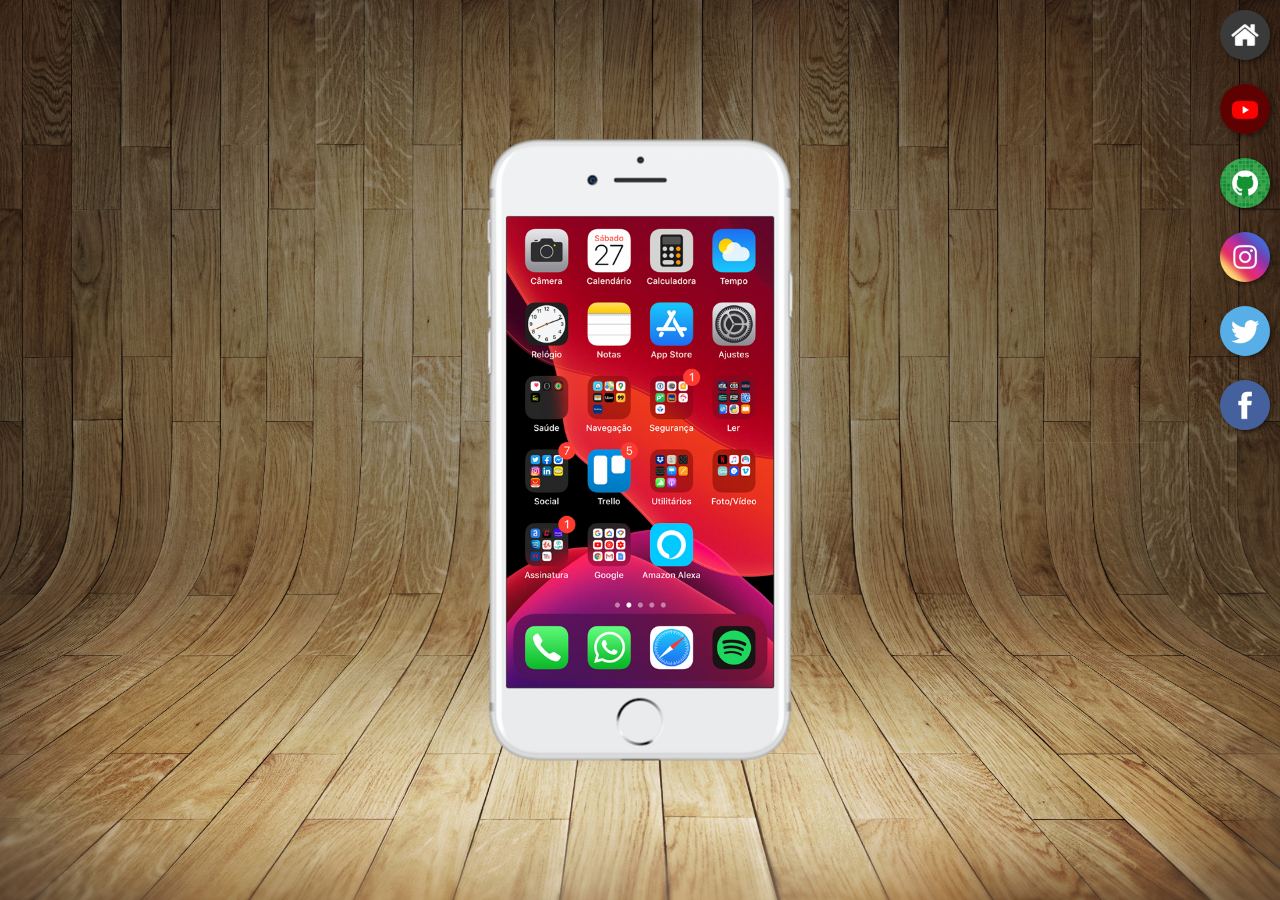
<file: index.html>
<!DOCTYPE html>
<html lang="pt-br">
<head>
    <meta charset="UTF-8">
    <meta name="viewport" content="width=device-width, initial-scale=1.0">
    <link rel="shortcut icon" href="favicon.ico" type="image/x-icon">
    <link rel="stylesheet" href="estilos/style.css">
    <title>Projeto Redes Sociais</title>
</head>
<body>
    <main>
        <section id="telefone">
            <iframe src="home.html" name="tela" id="tela" frameborder="0">Seu navegador não é compatível com isso.</iframe>
            
        </section>
        <section id="redes-sociais">
            <a href="home.html" target="tela"><img src="imagens/logo-home.jpg" alt="home"></a><br>
            <a href="youtube.html" target="tela"><img src="imagens/logo-youtube.jpg" alt="youtube"></a><br>
            <a href="github.html" target="tela"><img src="imagens/logo-github.jpg" alt="github"></a><br>
            <a href="instagram.html" target="tela"><img src="imagens/logo-instagram.jpg" alt="instagram"></a><br>
            <a href="twitter.html" target="tela"><img src="imagens/logo-twitter.jpg" alt="twitter"></a><br>
            <a href="facebook.html" target="tela"><img src="imagens/logo-facebook.jpg" alt="facebook"></a>
        </section>
    </main>
</body>
</html>
</file>
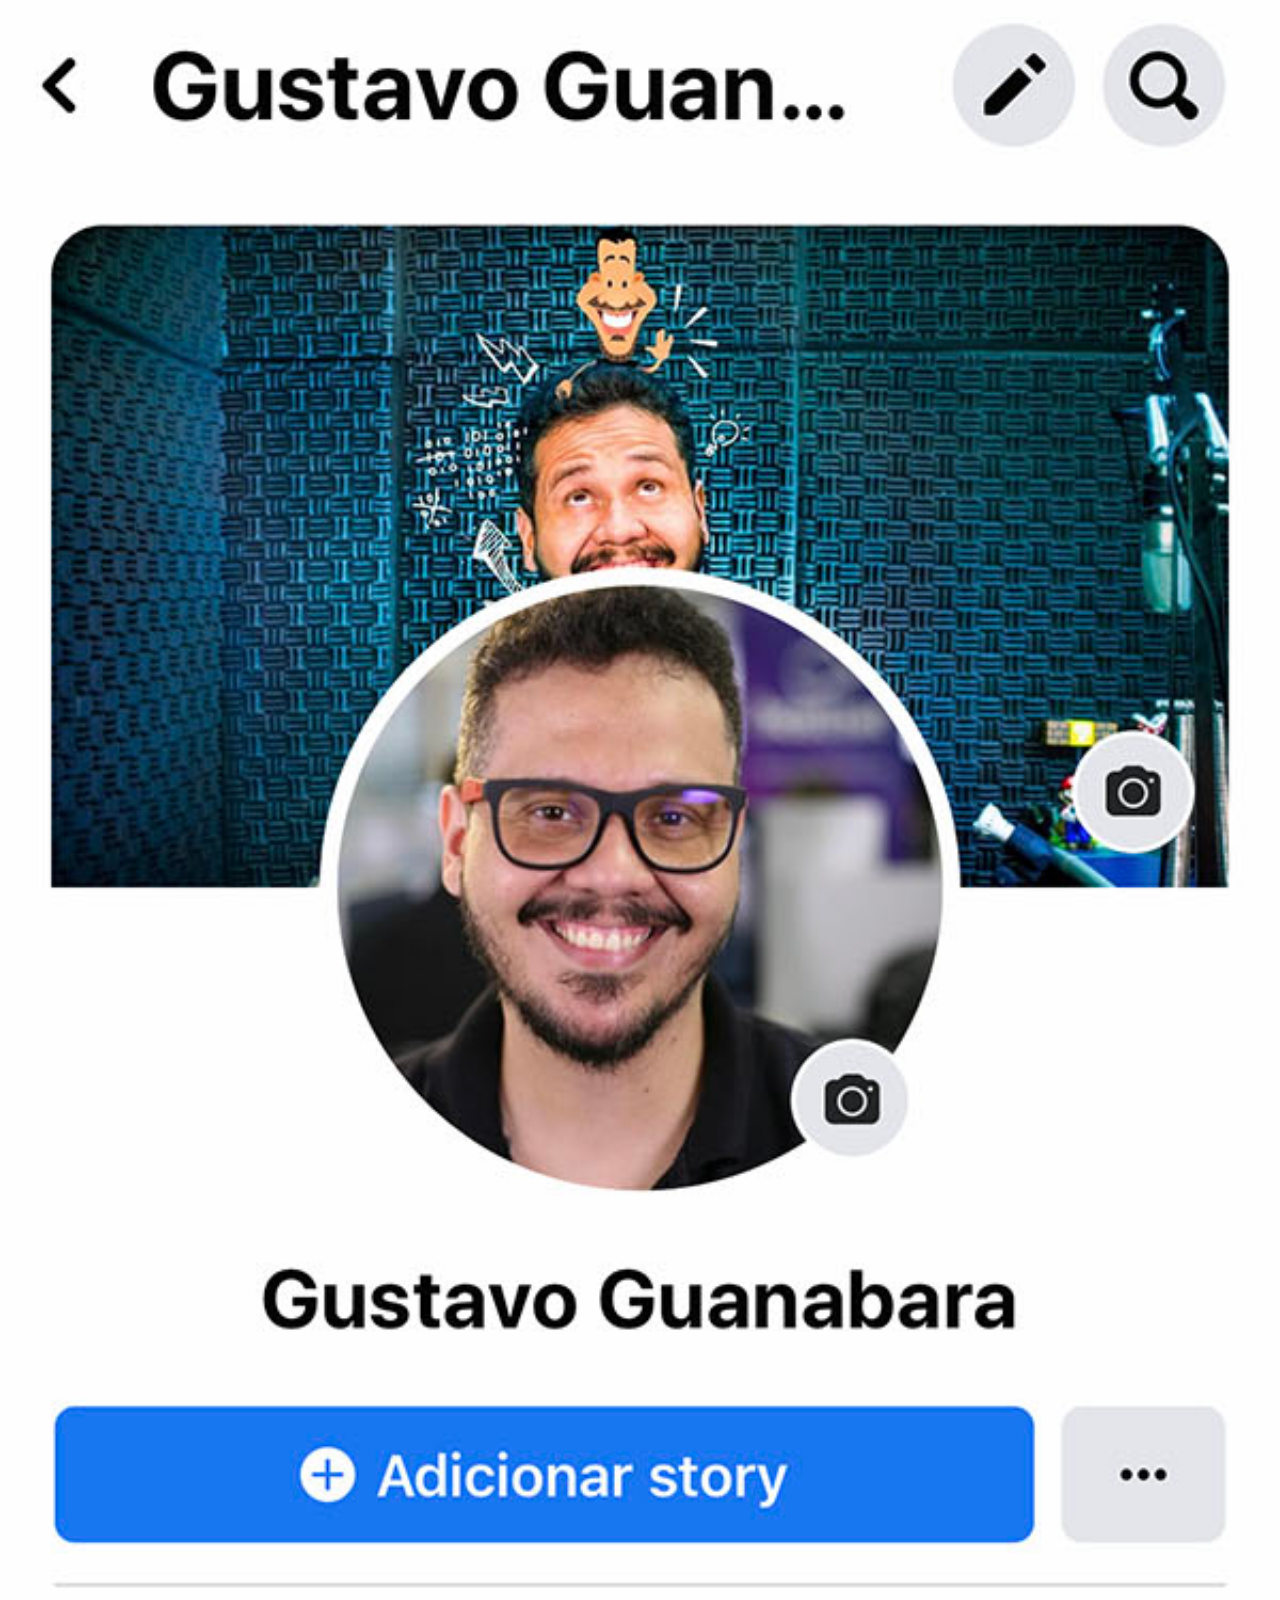
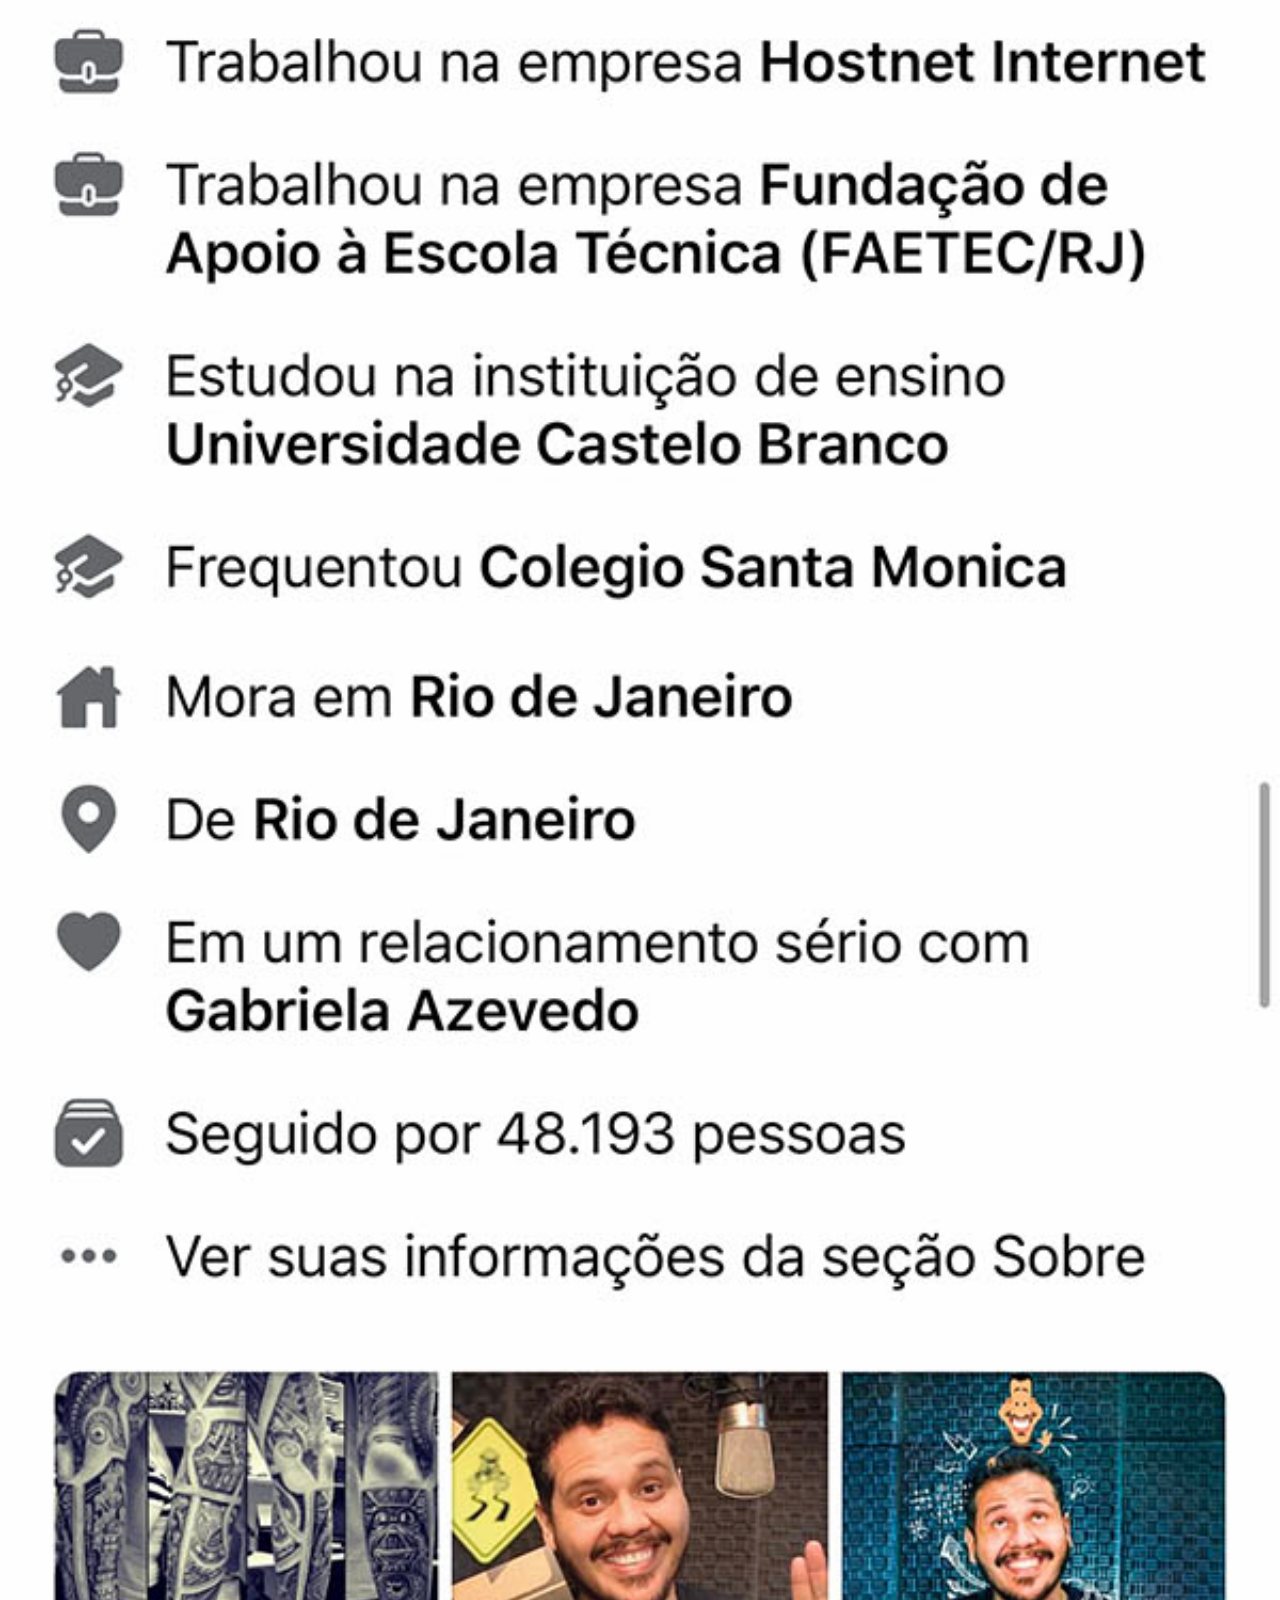
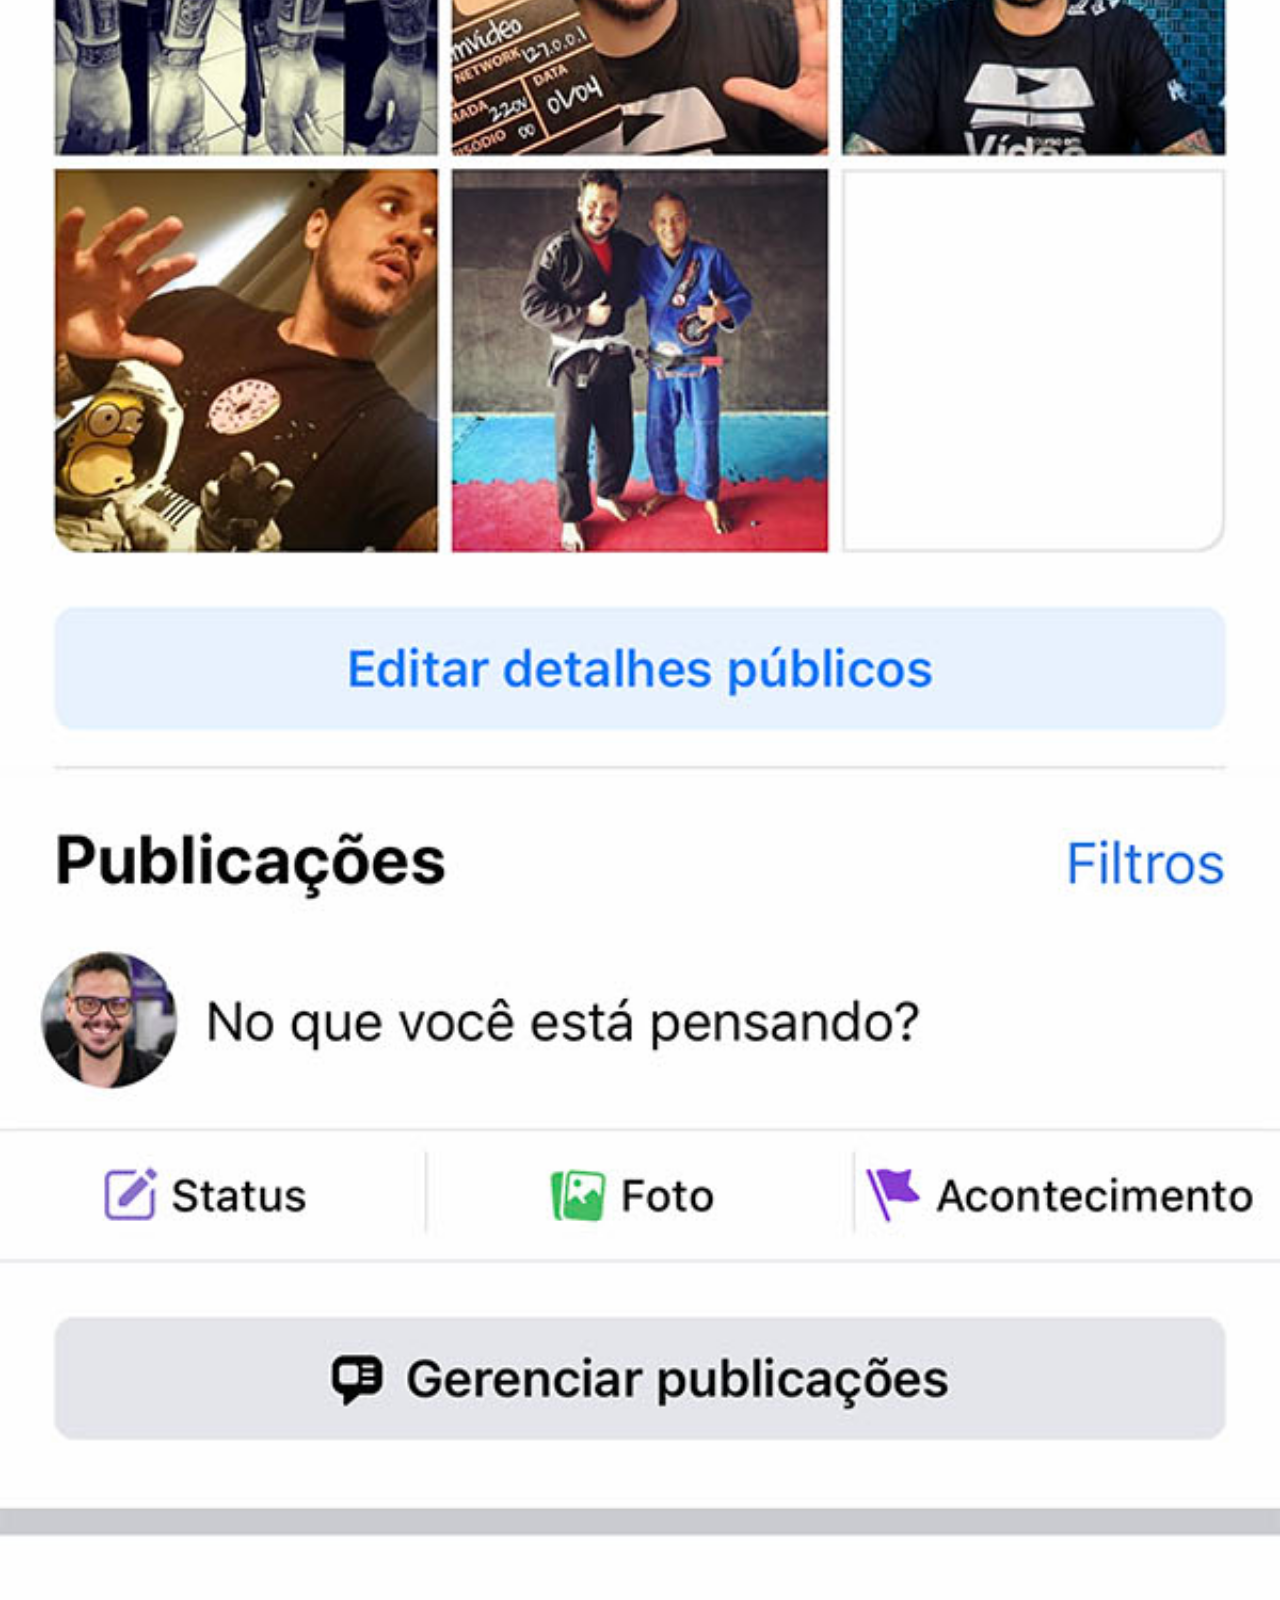
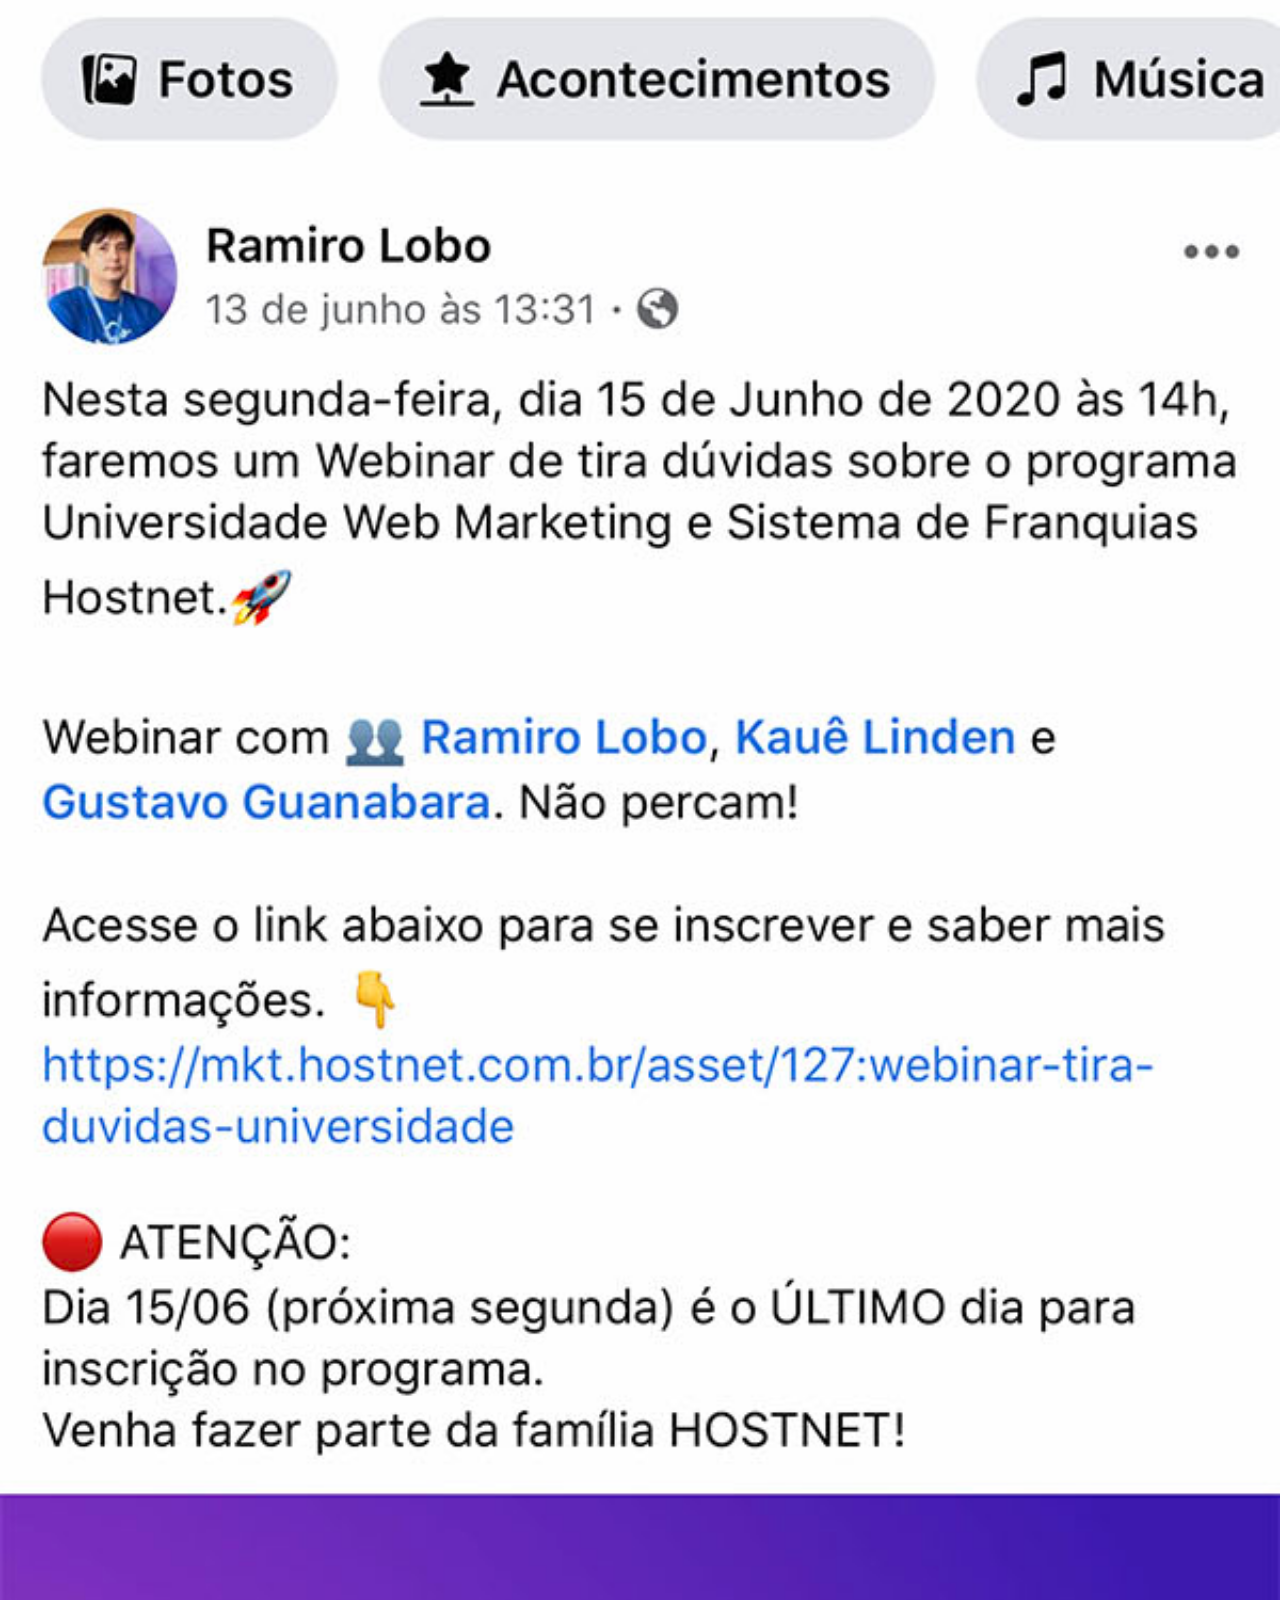
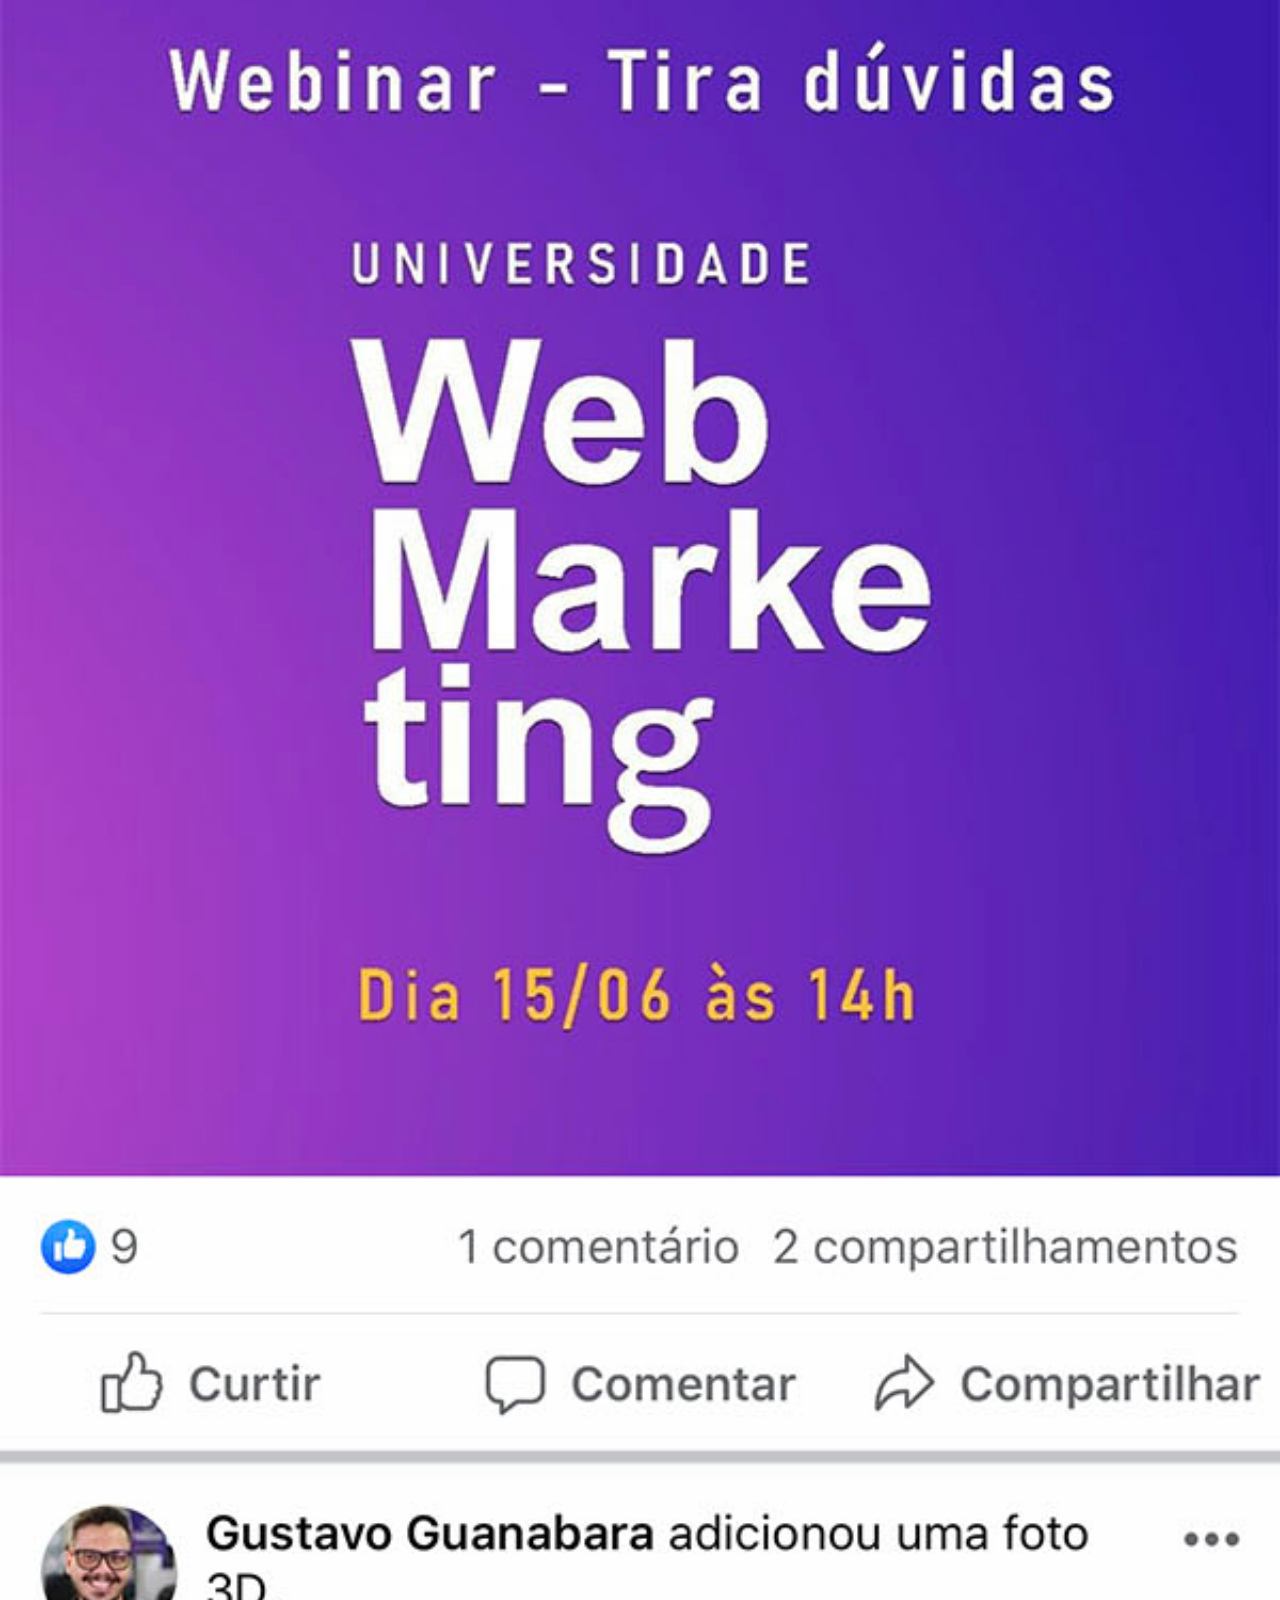
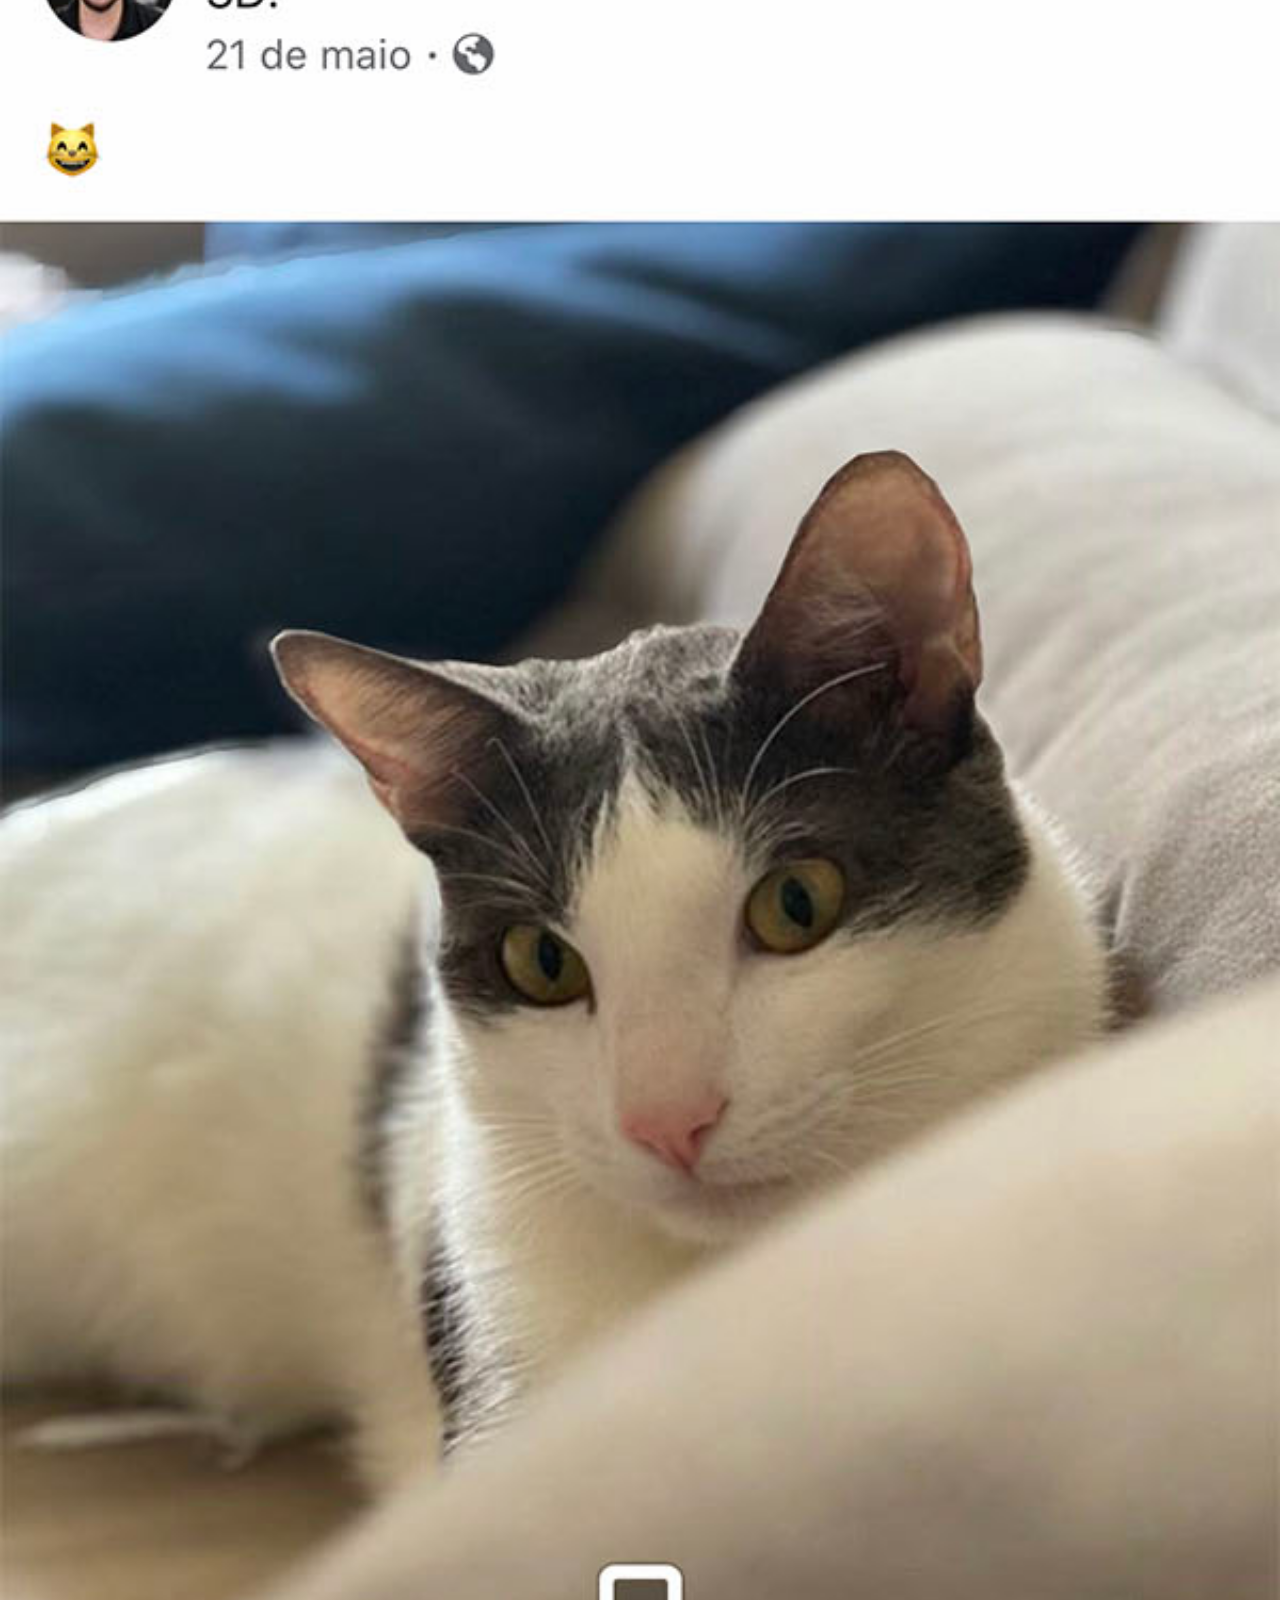
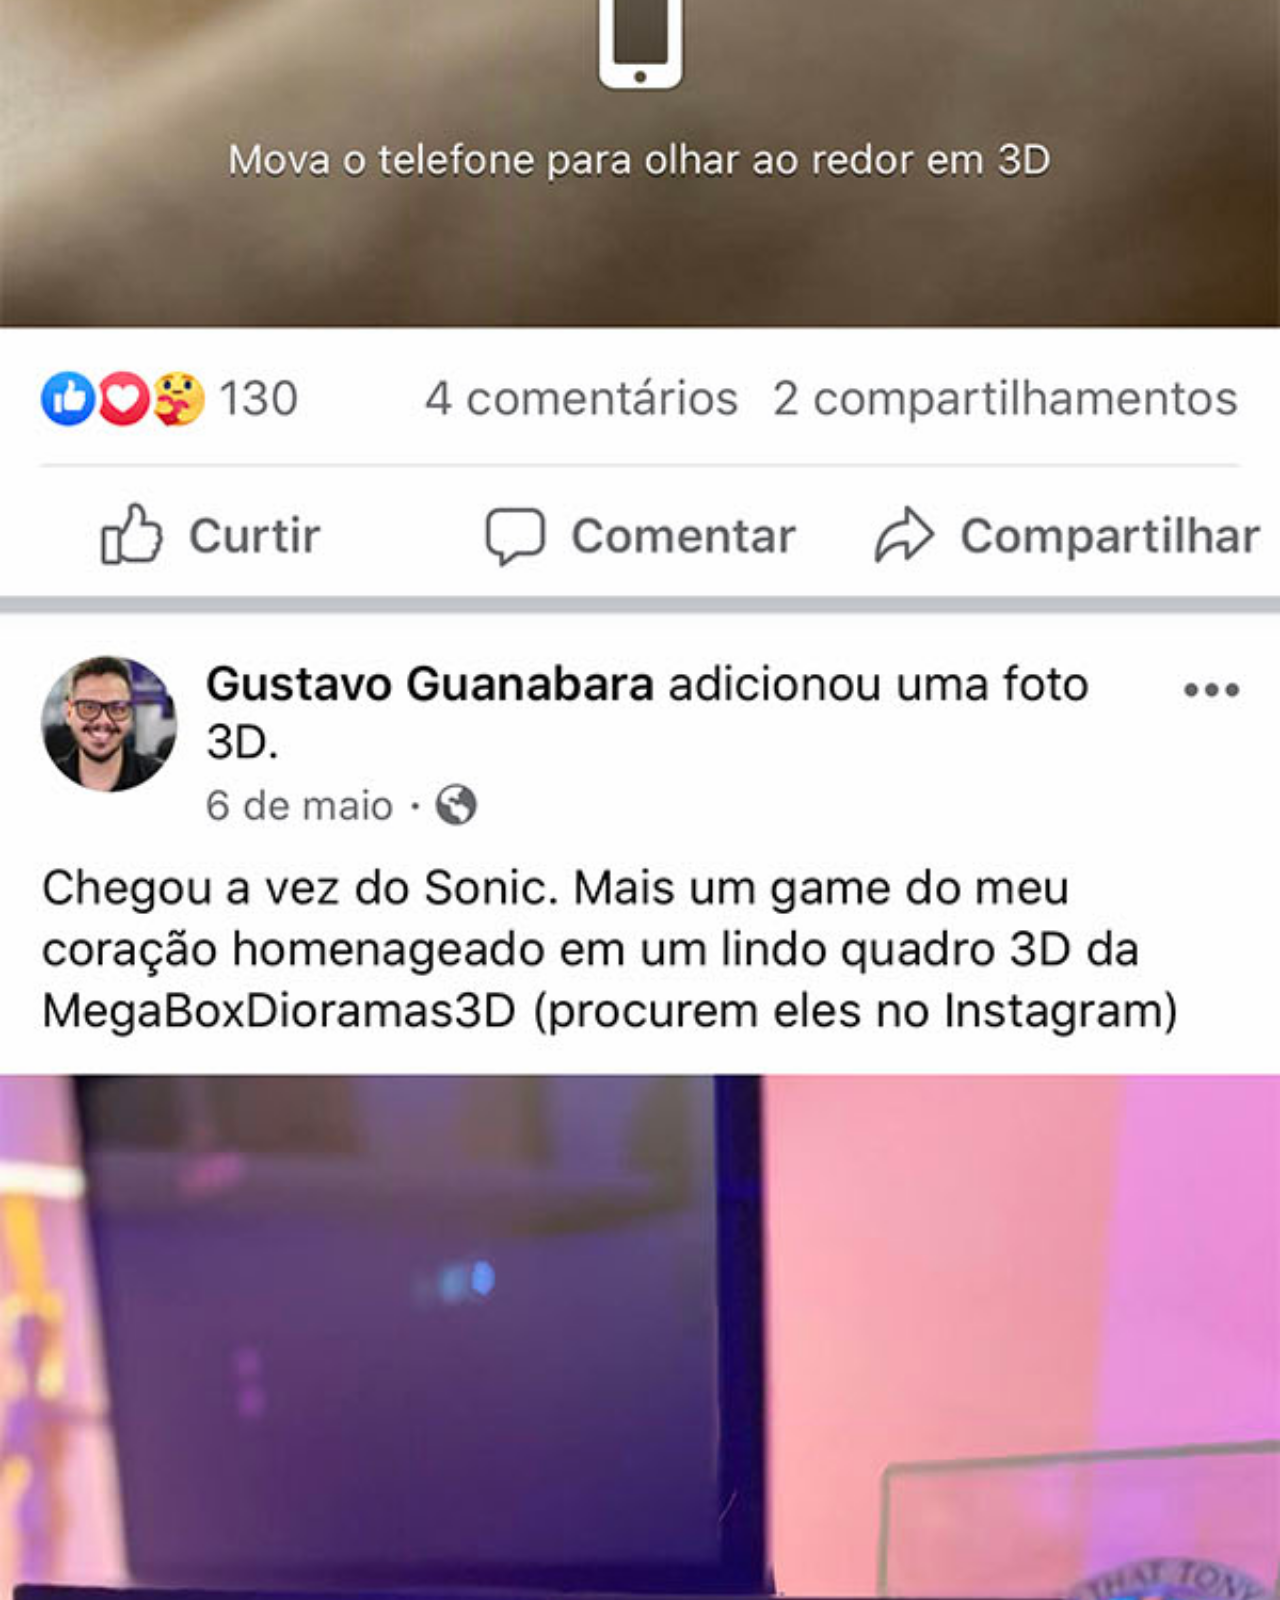
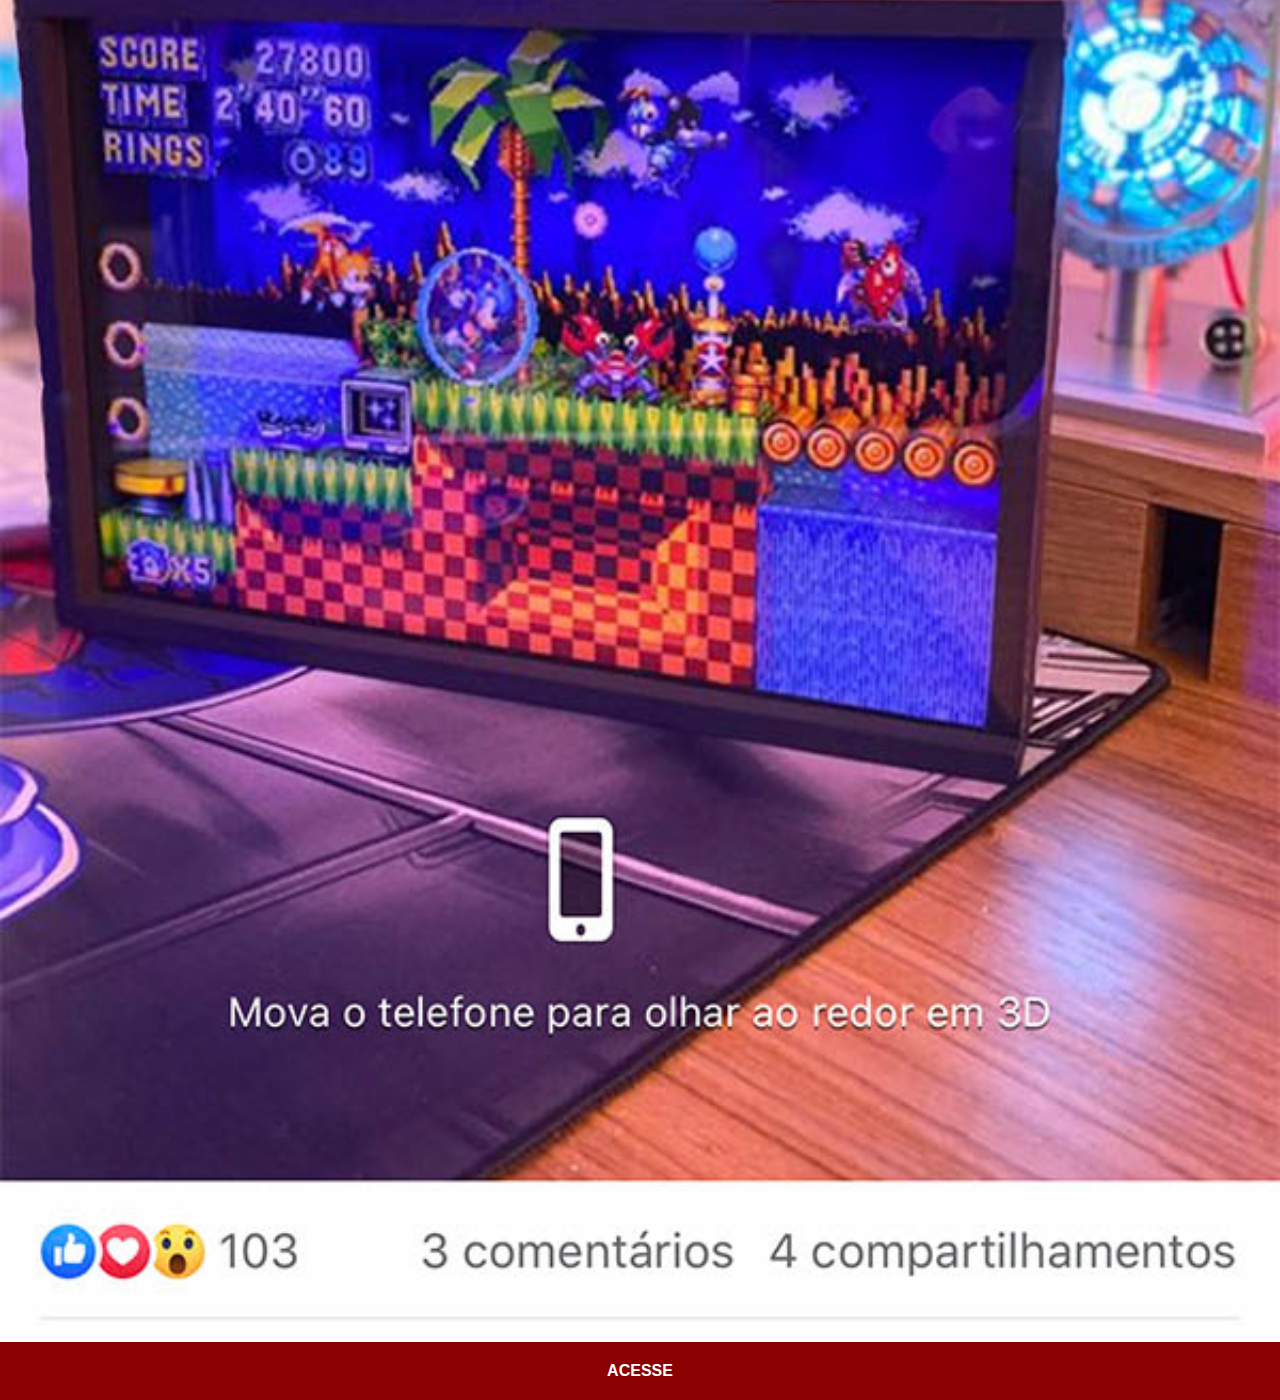
<file: facebook.html>
<!DOCTYPE html>
<html lang="pt-br">
<head>
    <meta charset="UTF-8">
    <meta name="viewport" content="width=device-width, initial-scale=1.0">
    <title>Facebook</title>
    <link rel="stylesheet" href="estilos/socials.css">
</head>
<body>
    <img src="imagens/tela-facebook.jpg" alt="facebook">
    <a href="https://www.facebook.com/?locale=pt_BR" target="_blank">ACESSE</a>
</body>
</html>
</file>
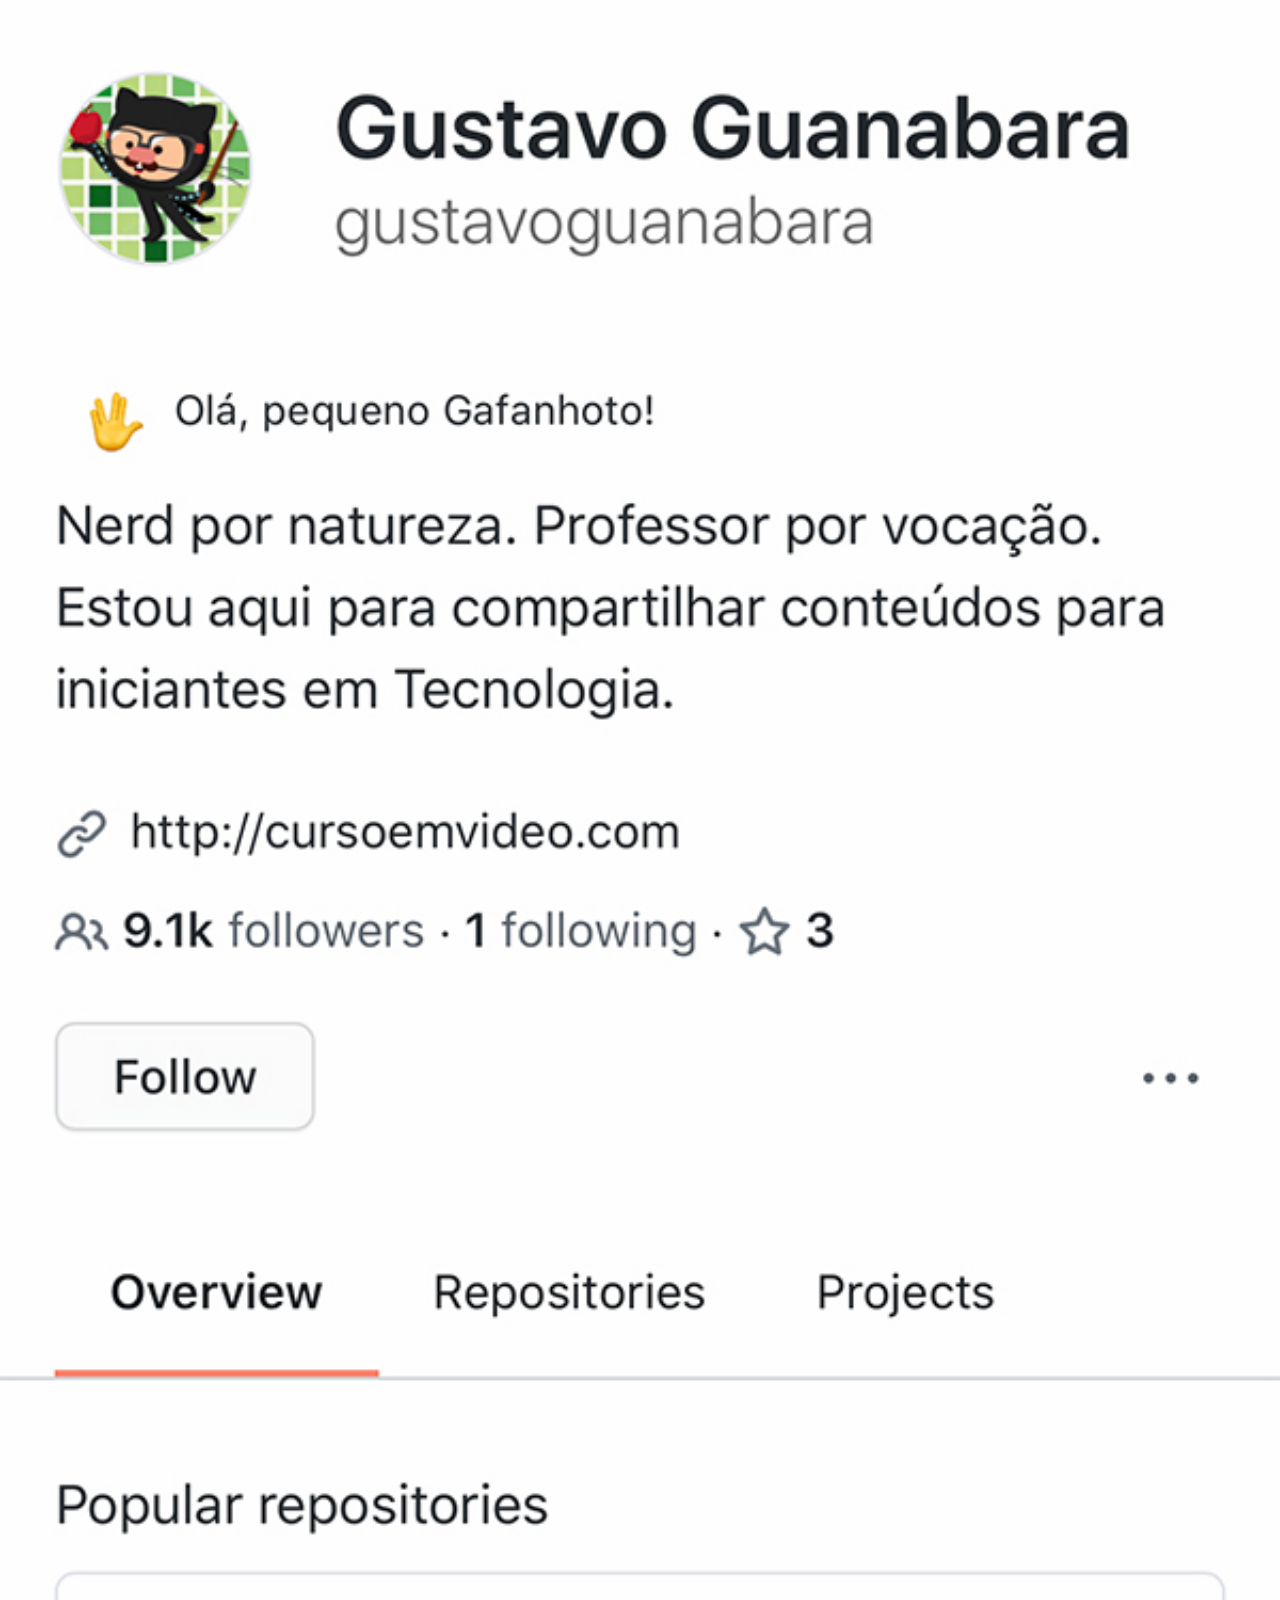
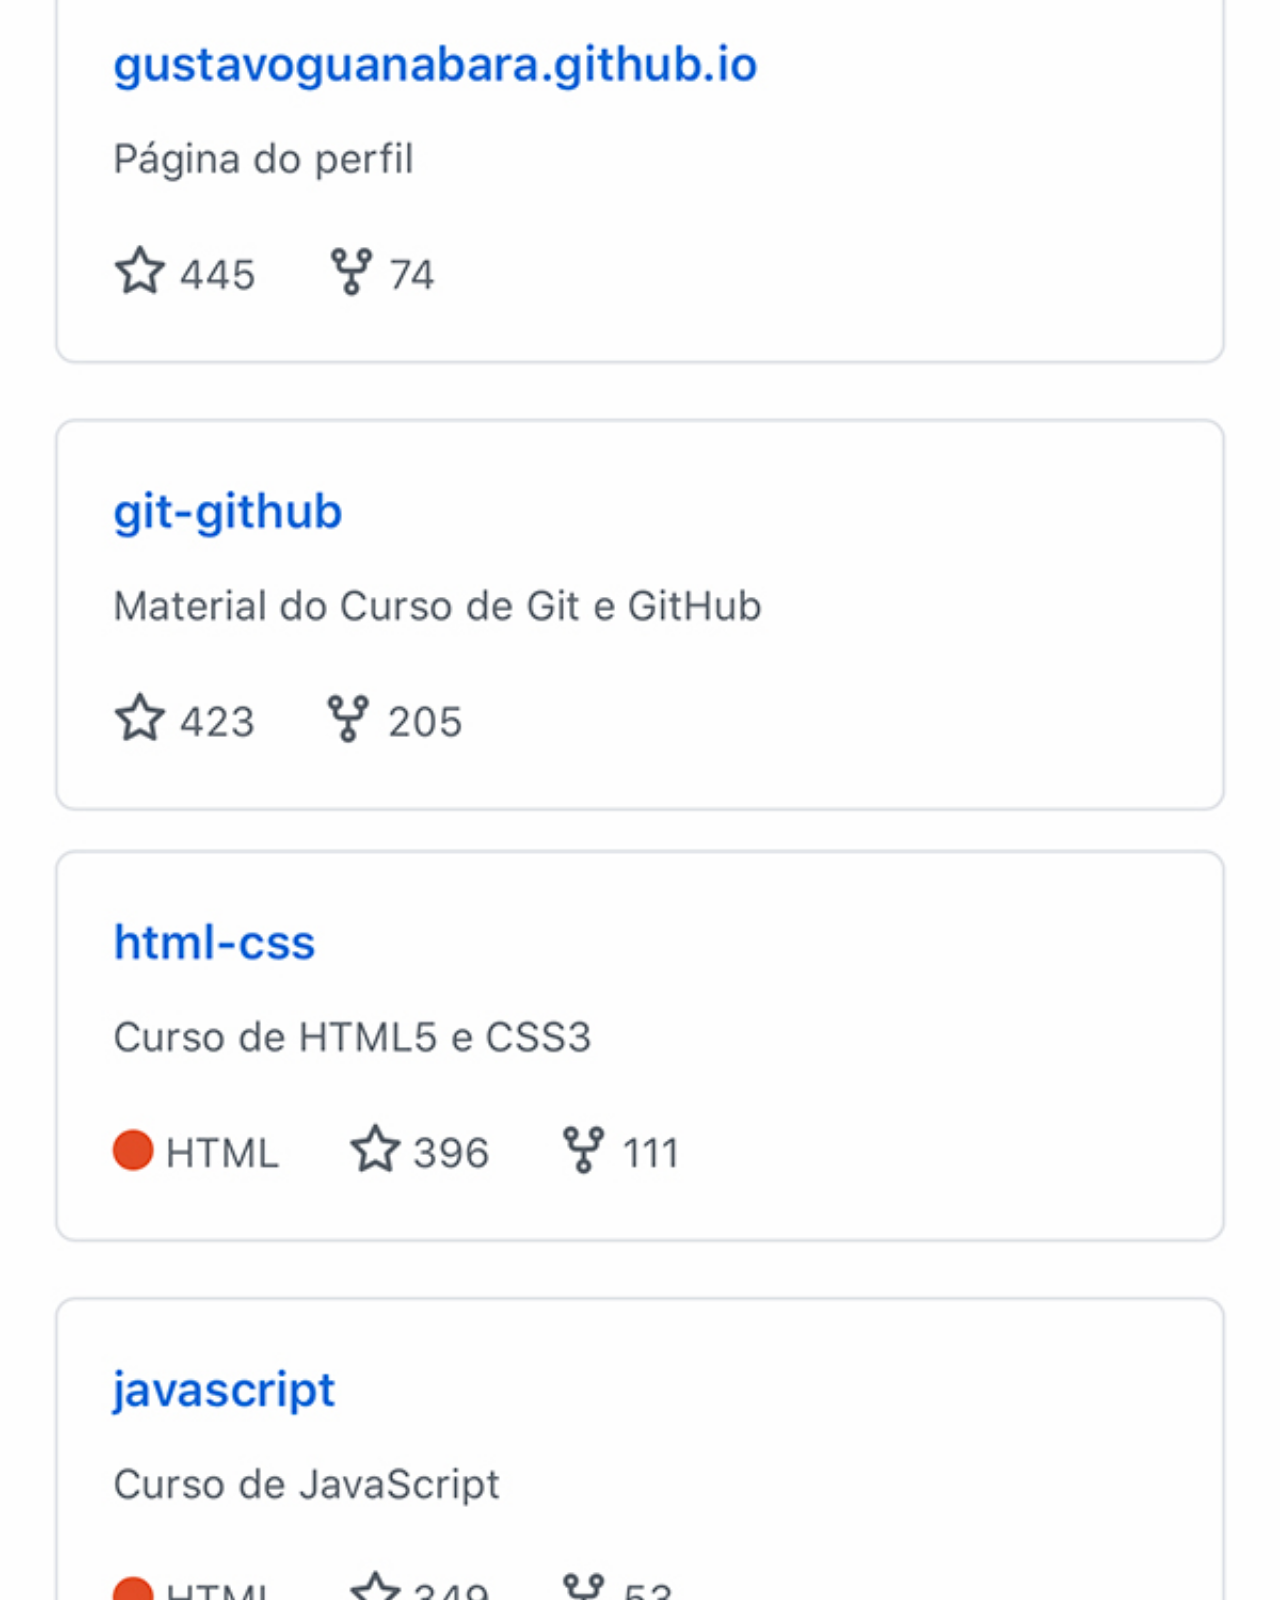
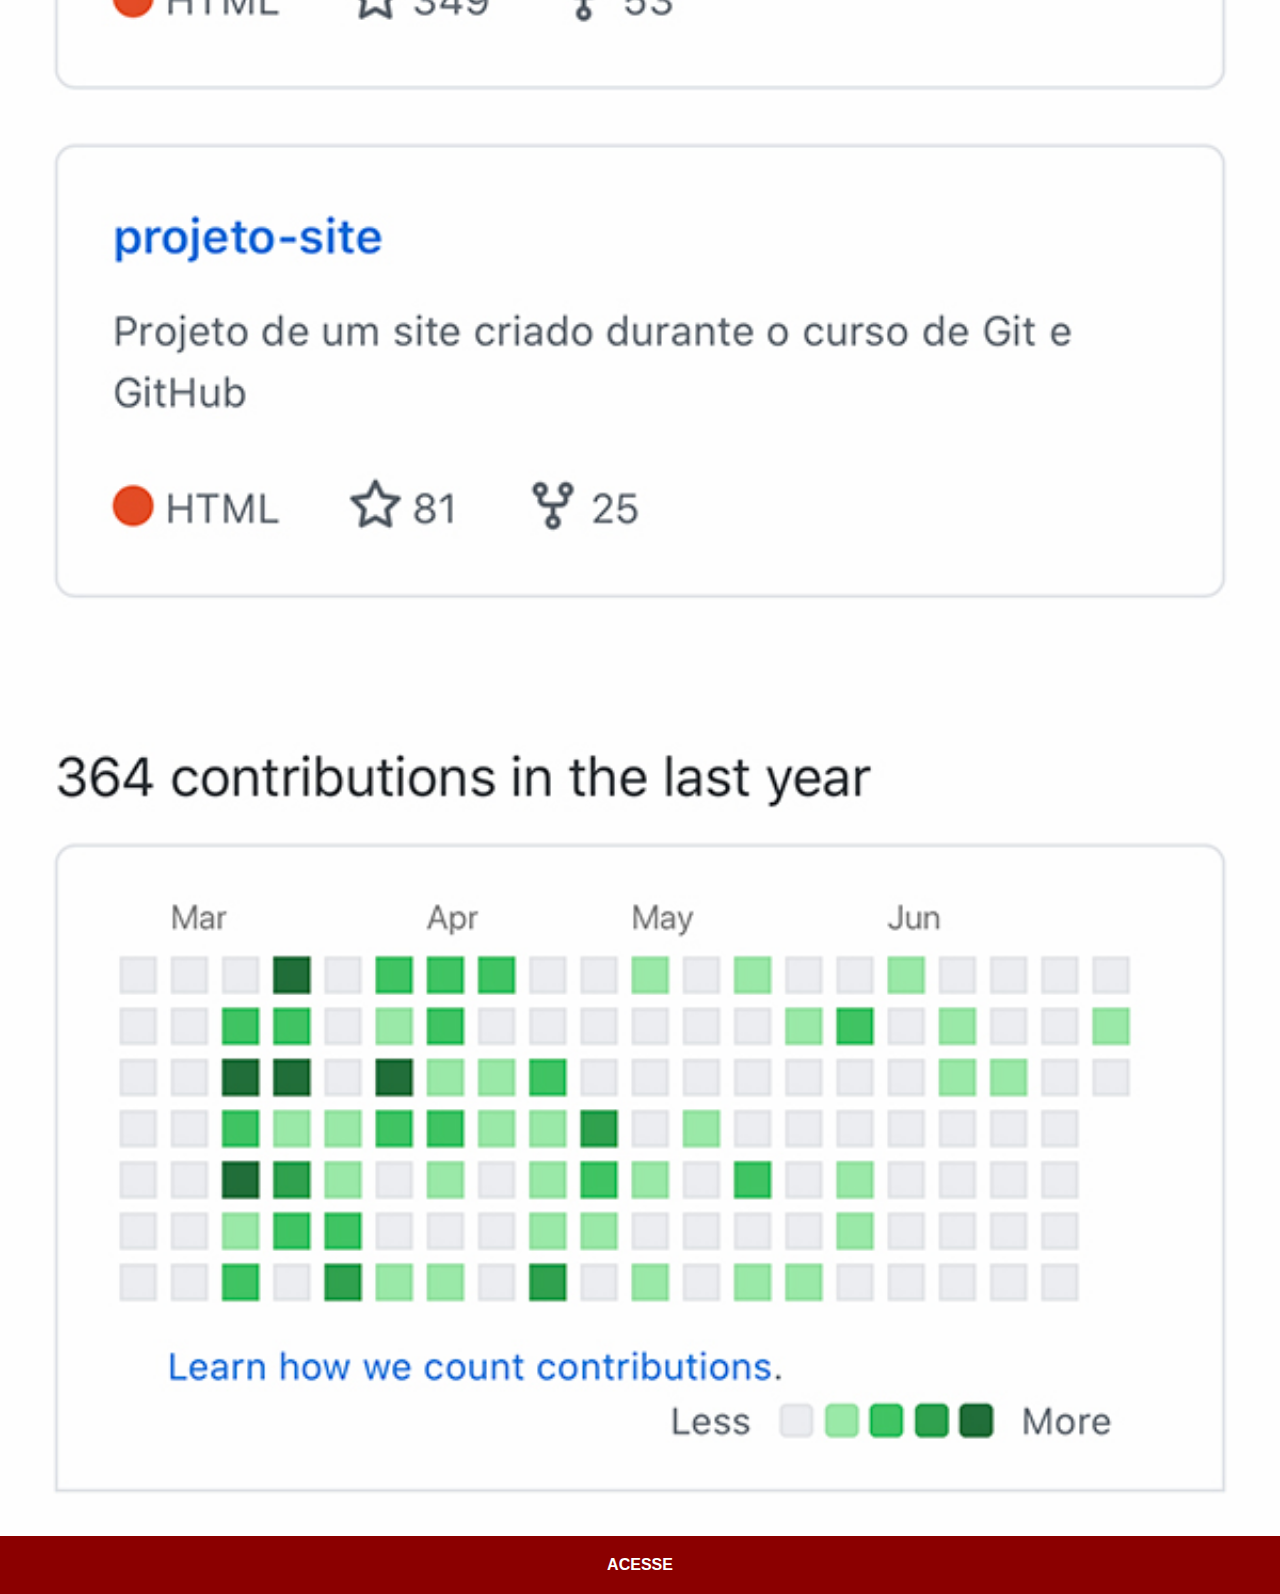
<file: github.html>
<!DOCTYPE html>
<html lang="pt-br">
<head>
    <meta charset="UTF-8">
    <meta name="viewport" content="width=device-width, initial-scale=1.0">
    <title>Github</title>
    <link rel="stylesheet" href="estilos/socials.css">
</head>
<body>
    <img src="imagens/tela-github.jpg" alt="github">
    <a href="https://github.com/MikaelFreitas" target="_blank">ACESSE</a>
</body>
</html>
</file>
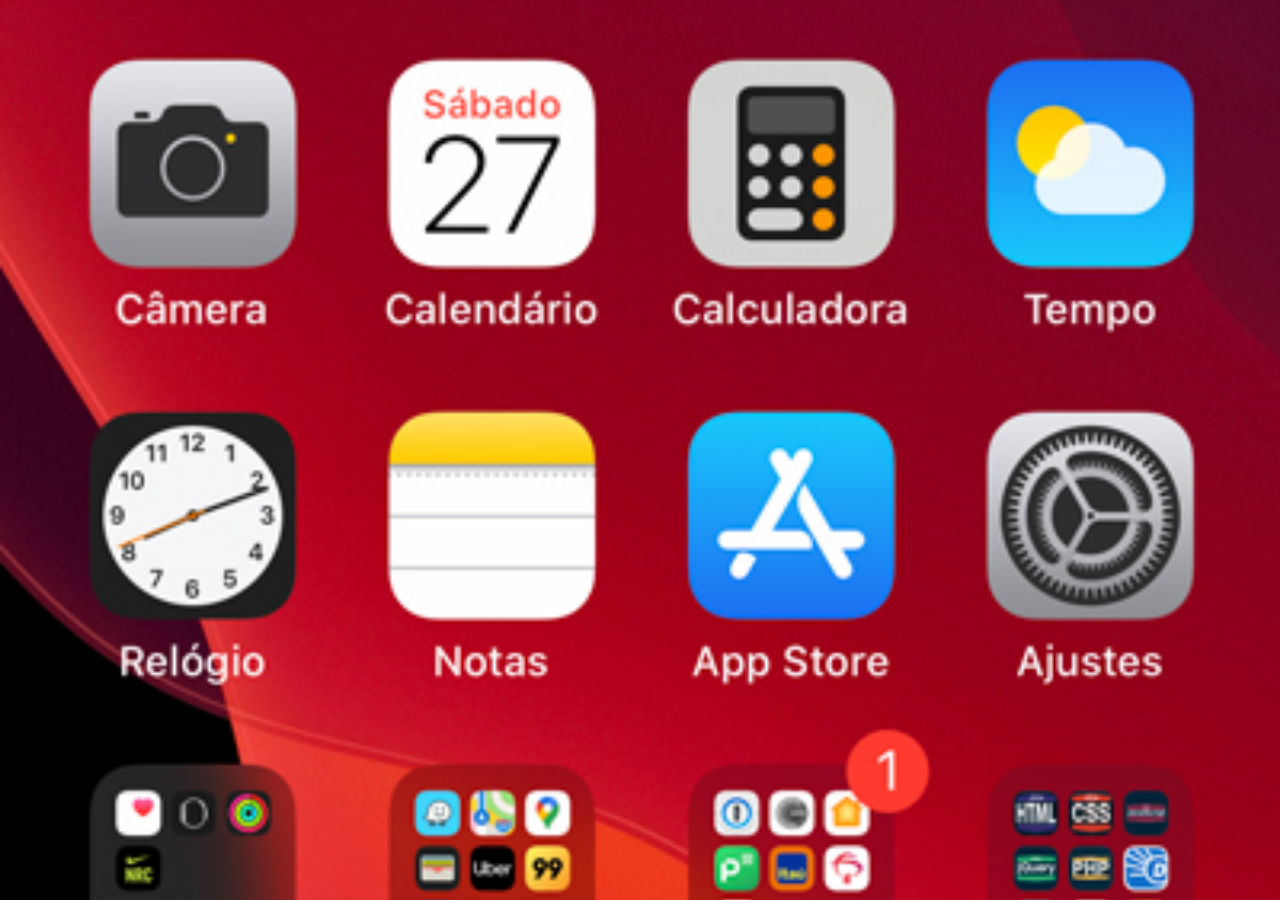
<file: home.html>
<!DOCTYPE html>
<html lang="pt-br">
<head>
    <meta charset="UTF-8">
    <meta name="viewport" content="width=device-width, initial-scale=1.0">
    <title>Home</title>
    <style>
        *{
            margin: 0px;
            padding: 0px;
        }
        body{
            width: 100vw;
            height: 100vh;
            background: black url('imagens/tela-home.jpg') no-repeat top center;
            background-size: cover;
        }
    </style>
</head>
<body>
    
</body>
</html>
</file>
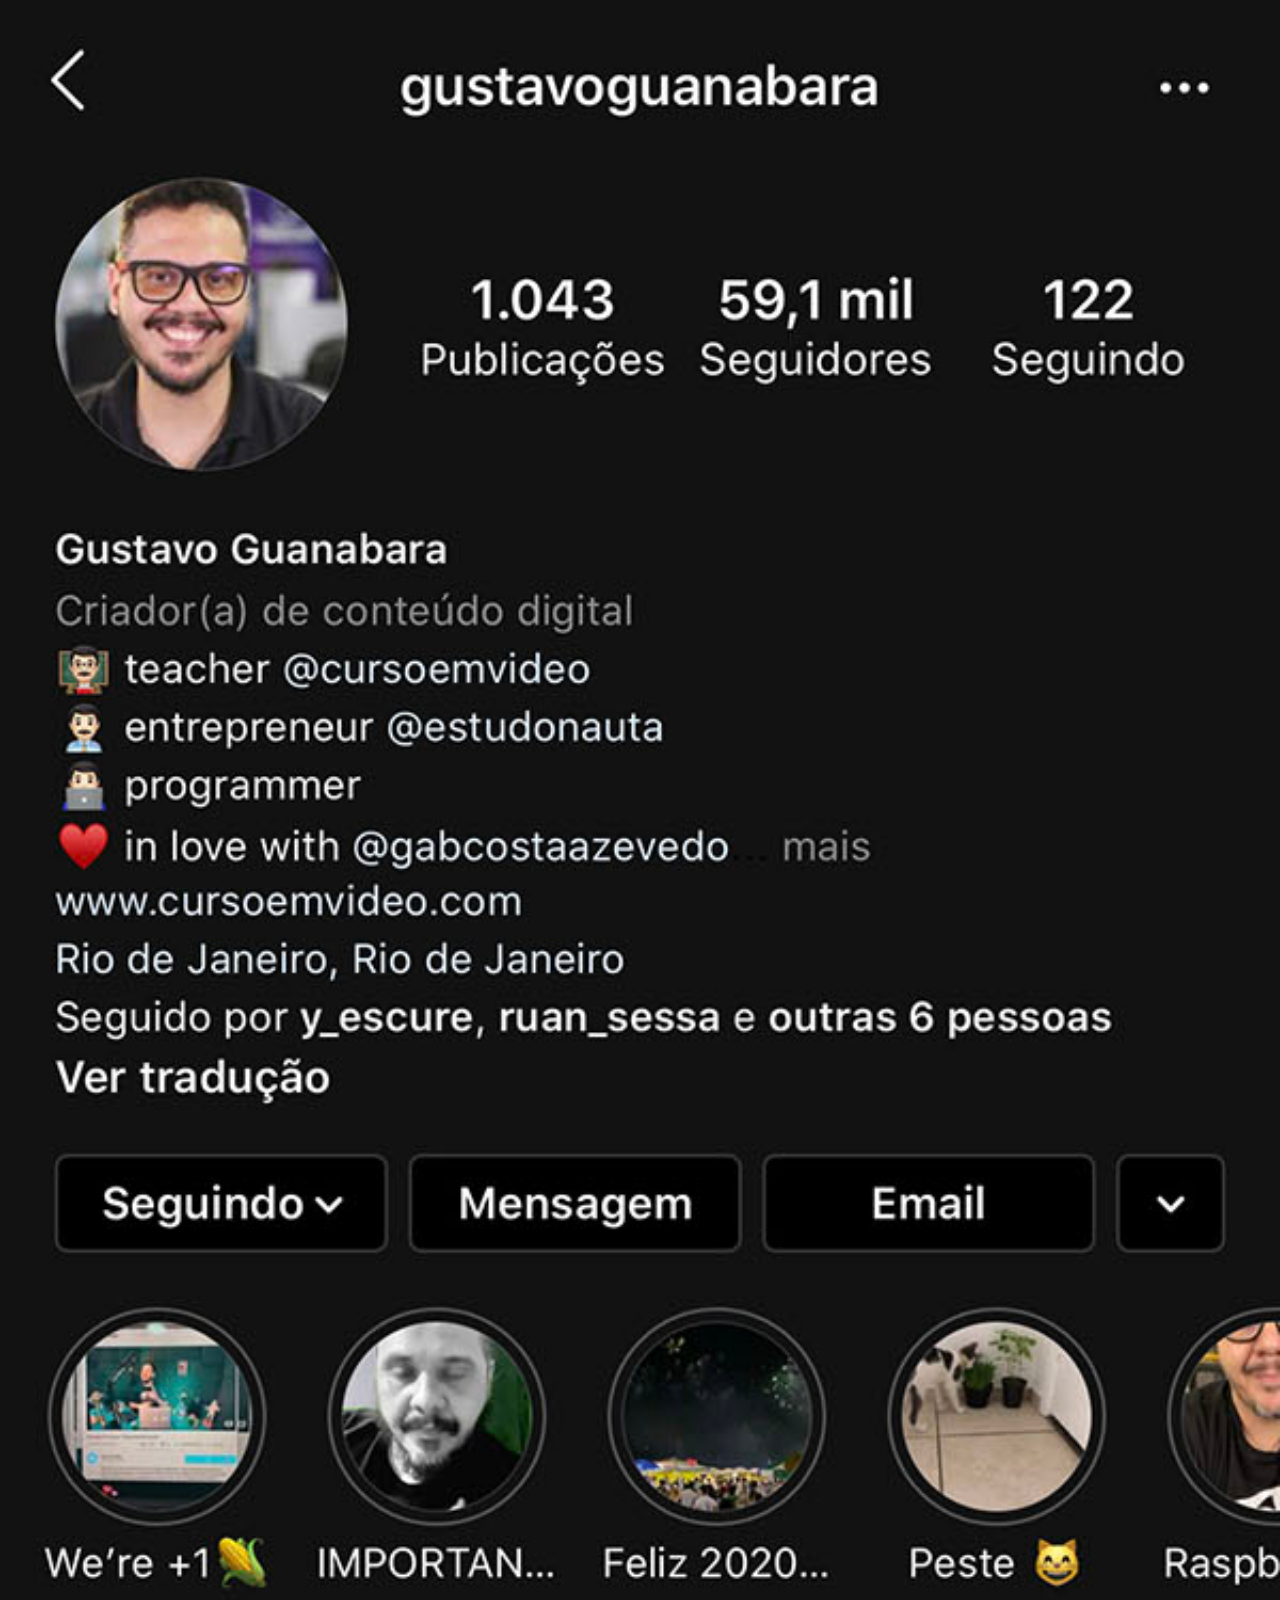
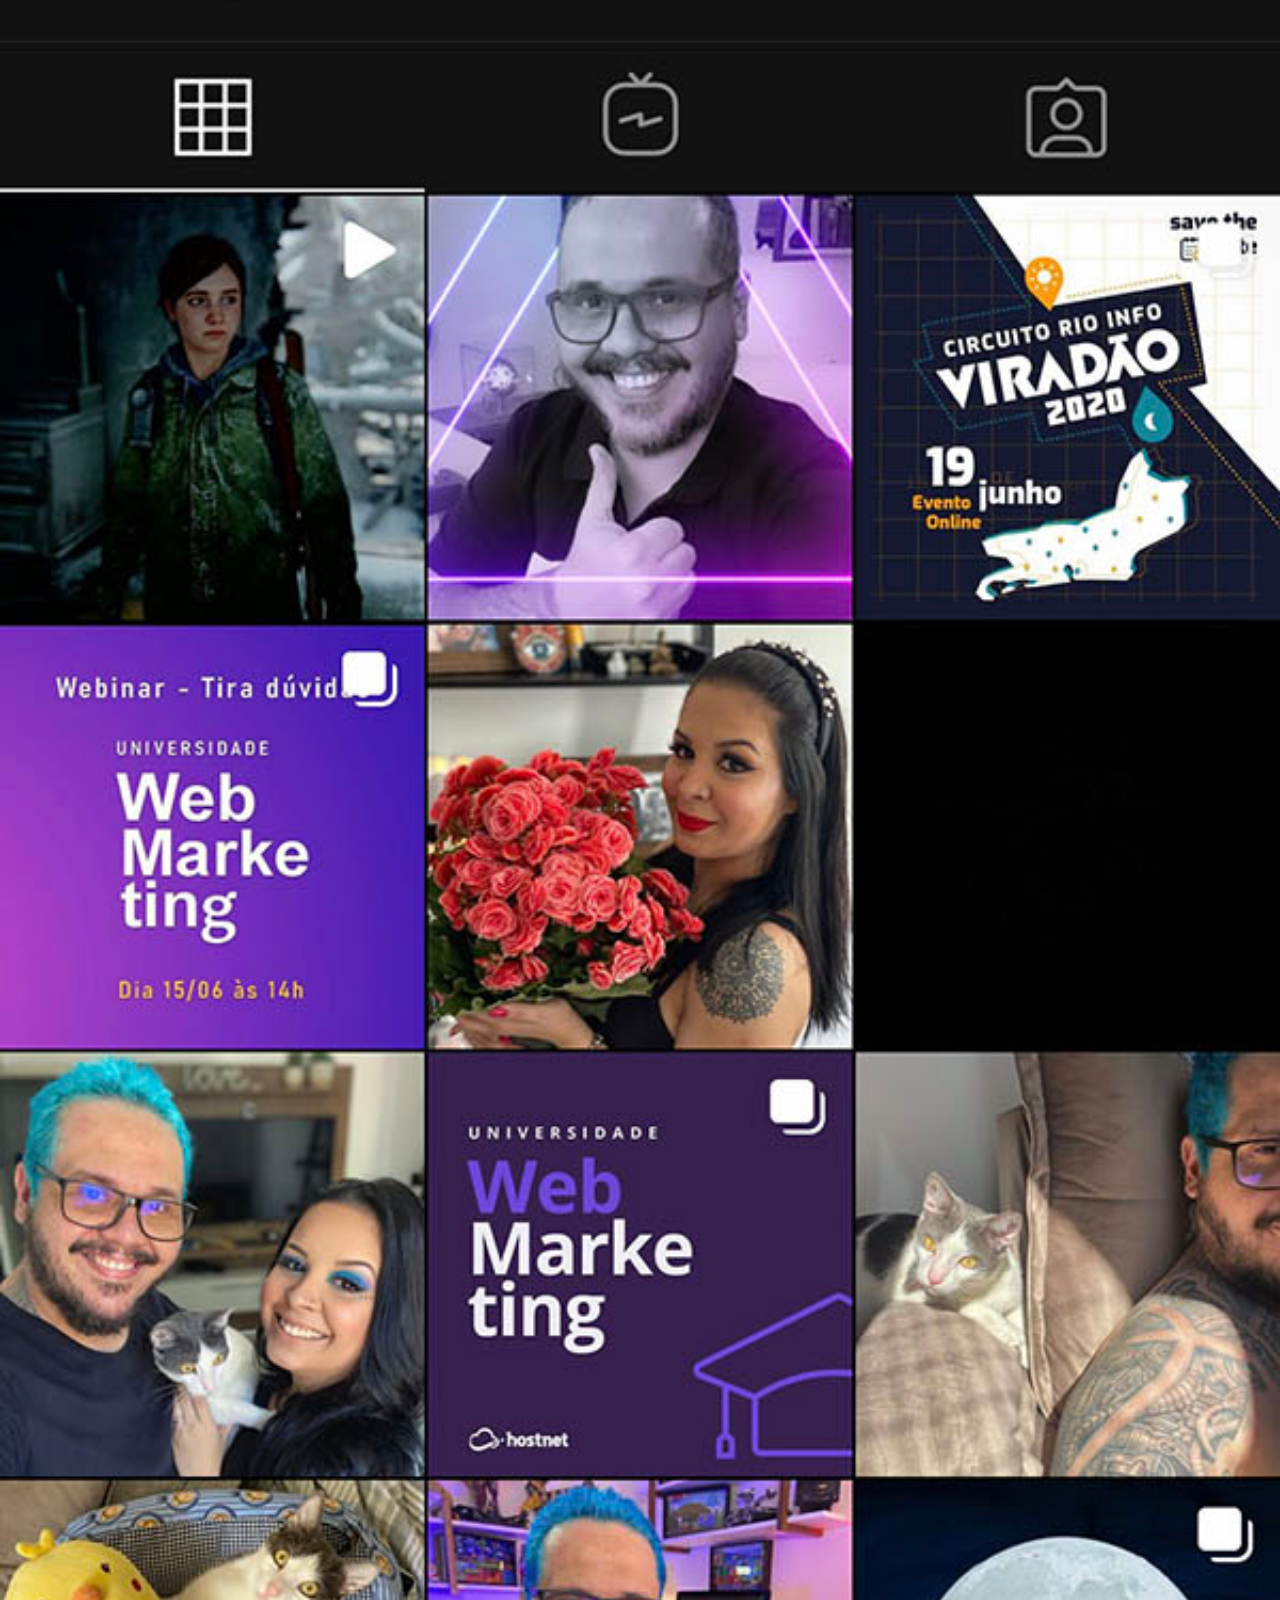
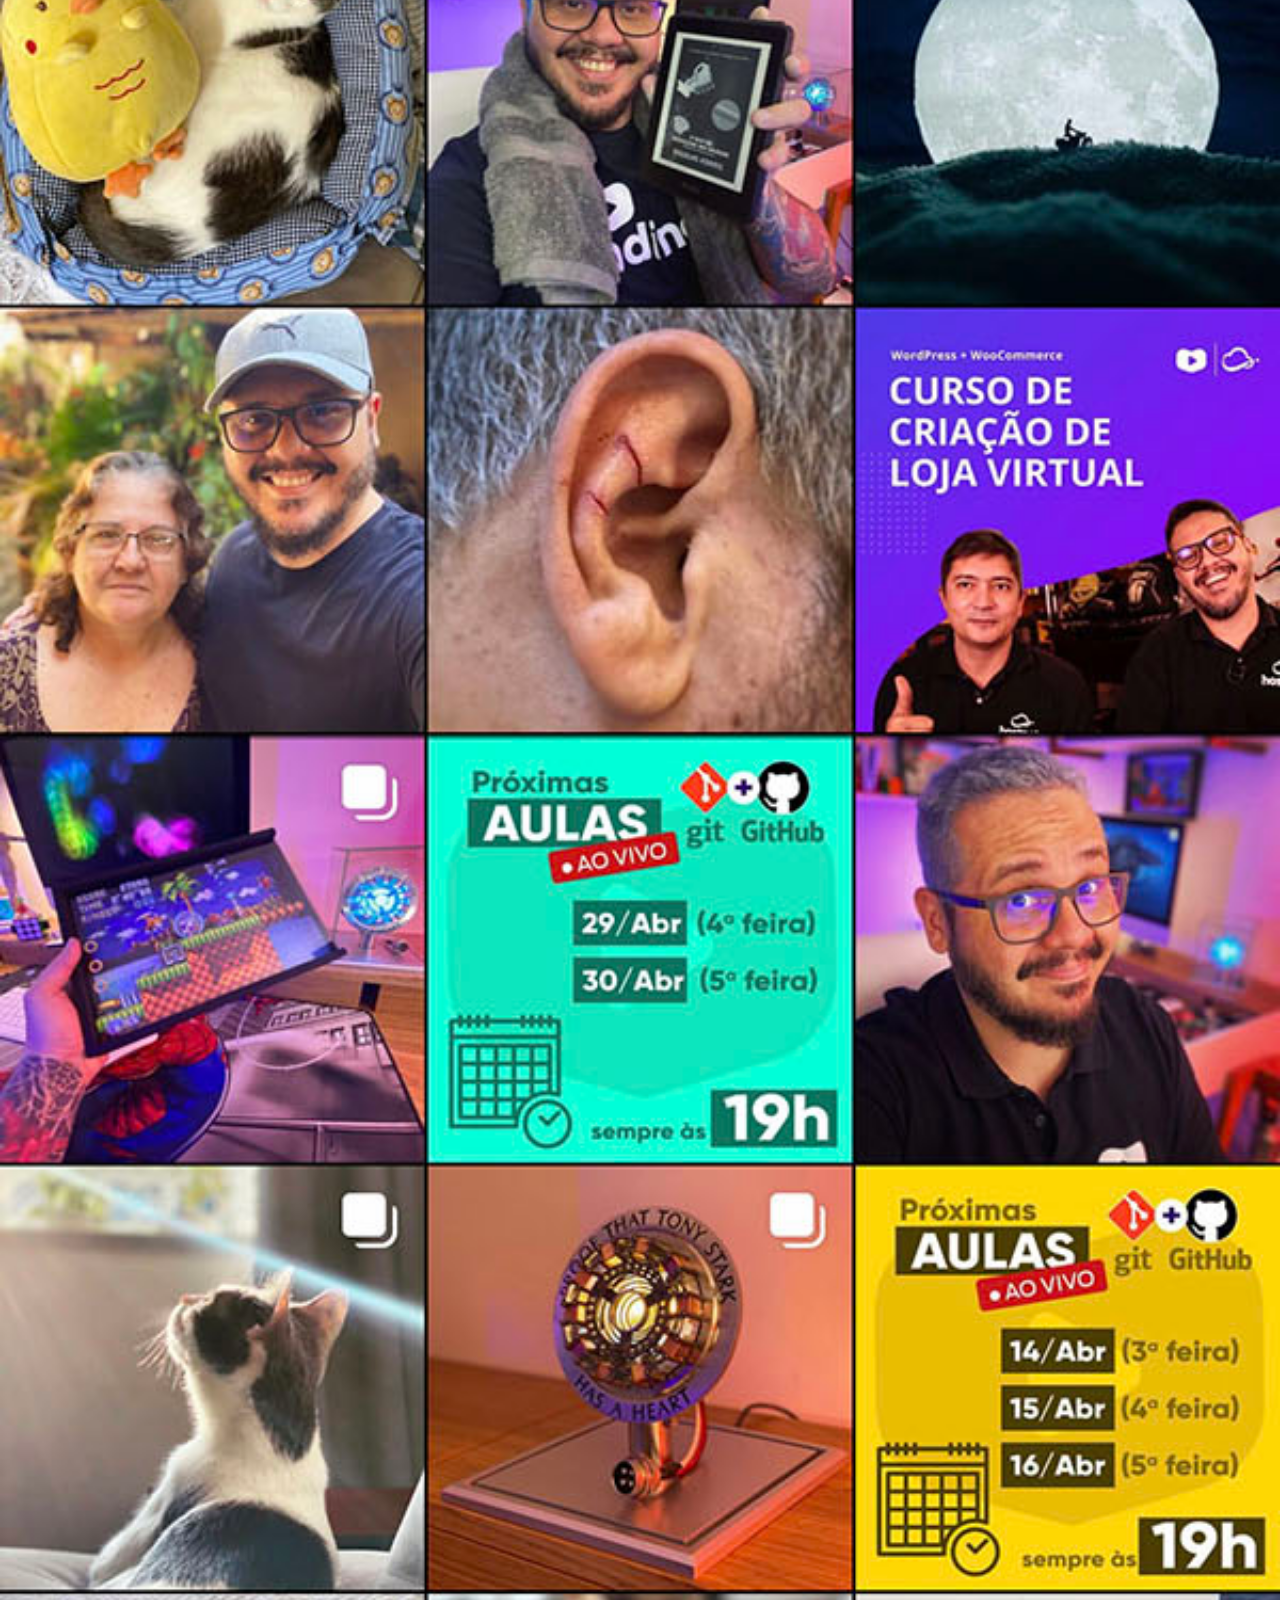
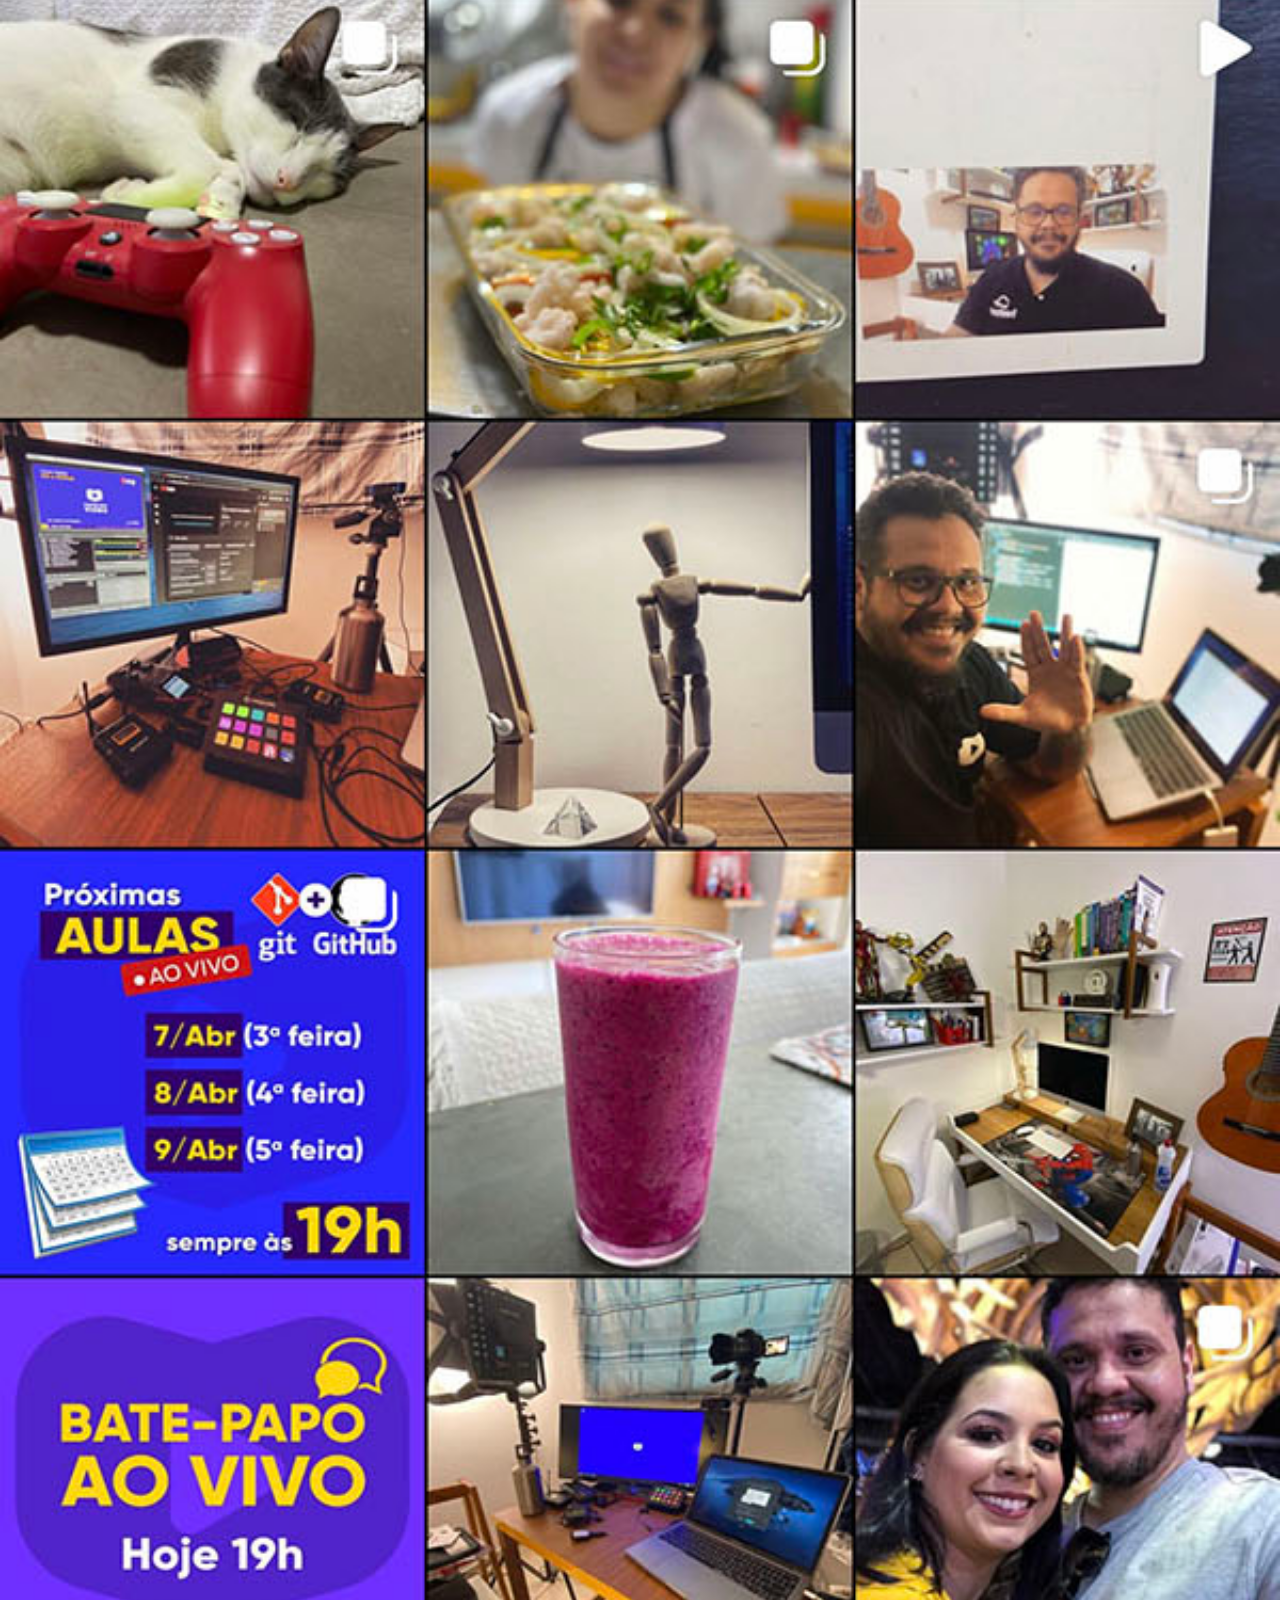
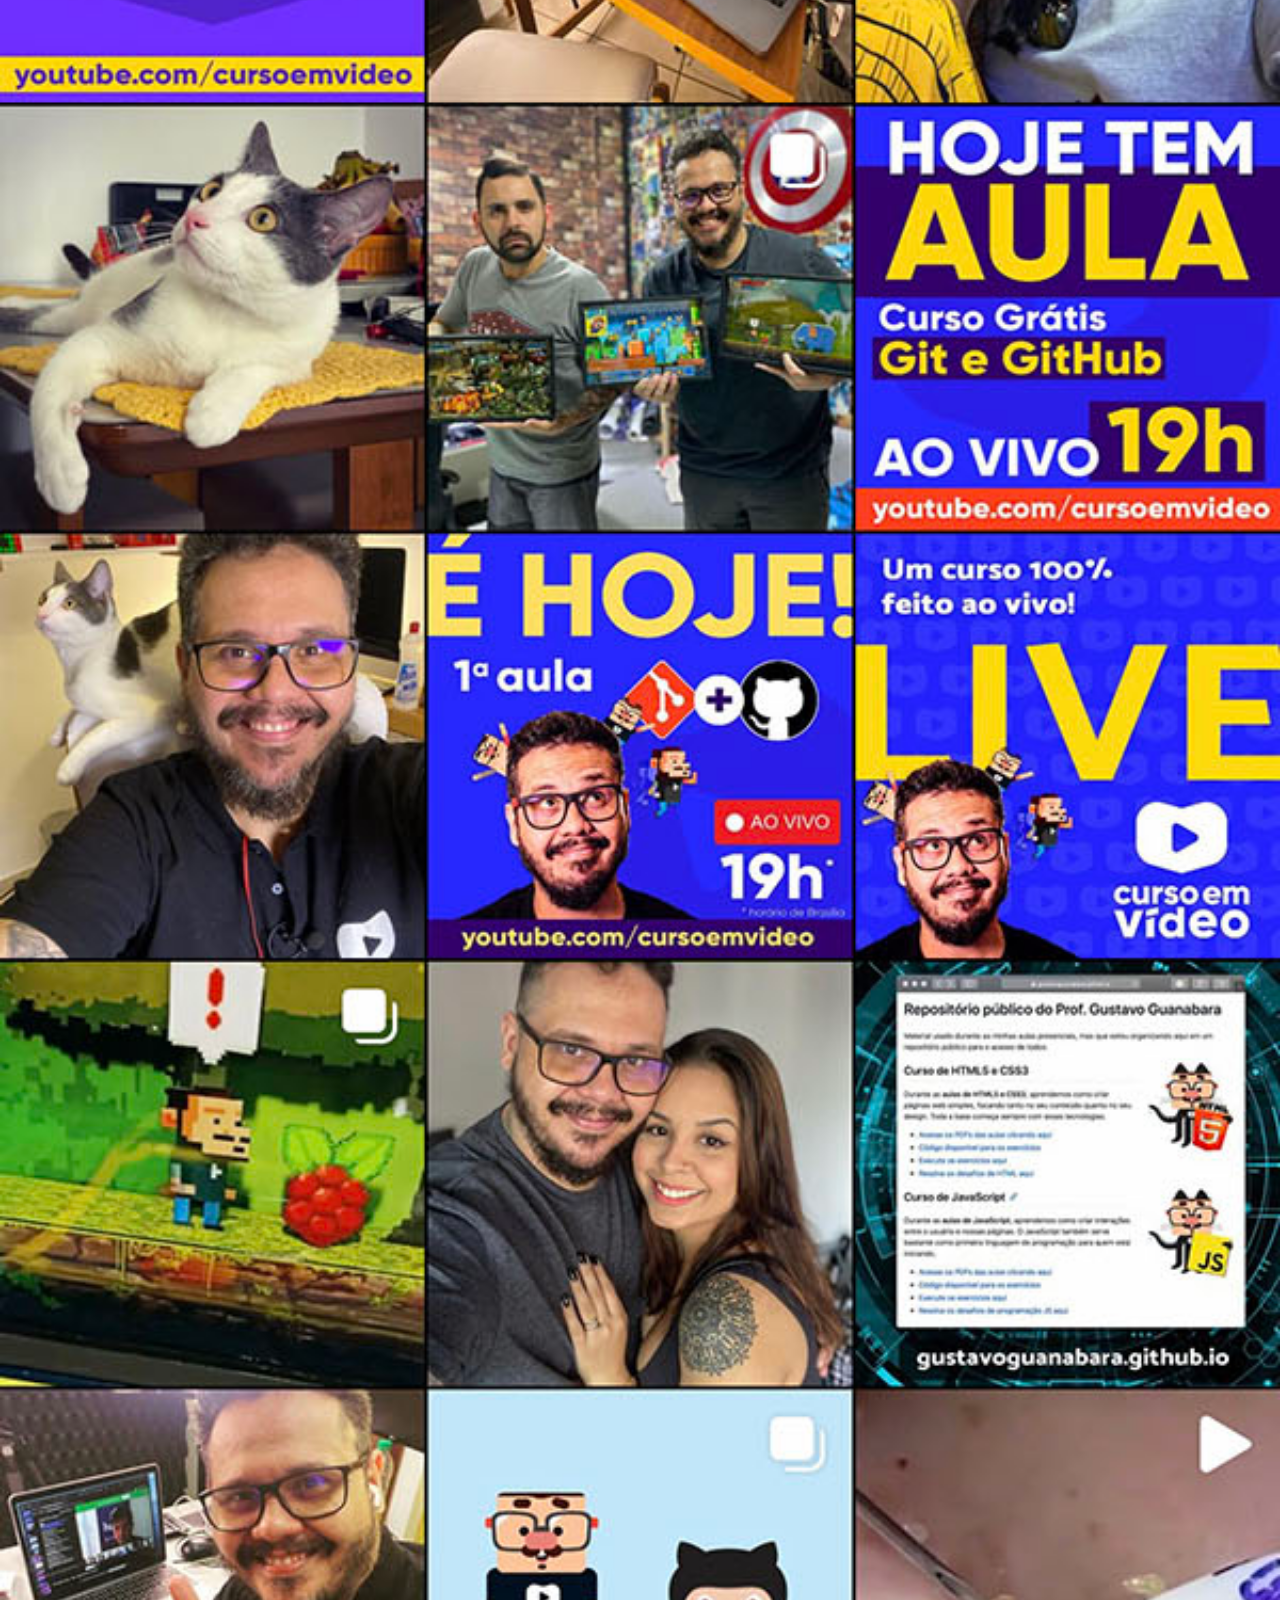
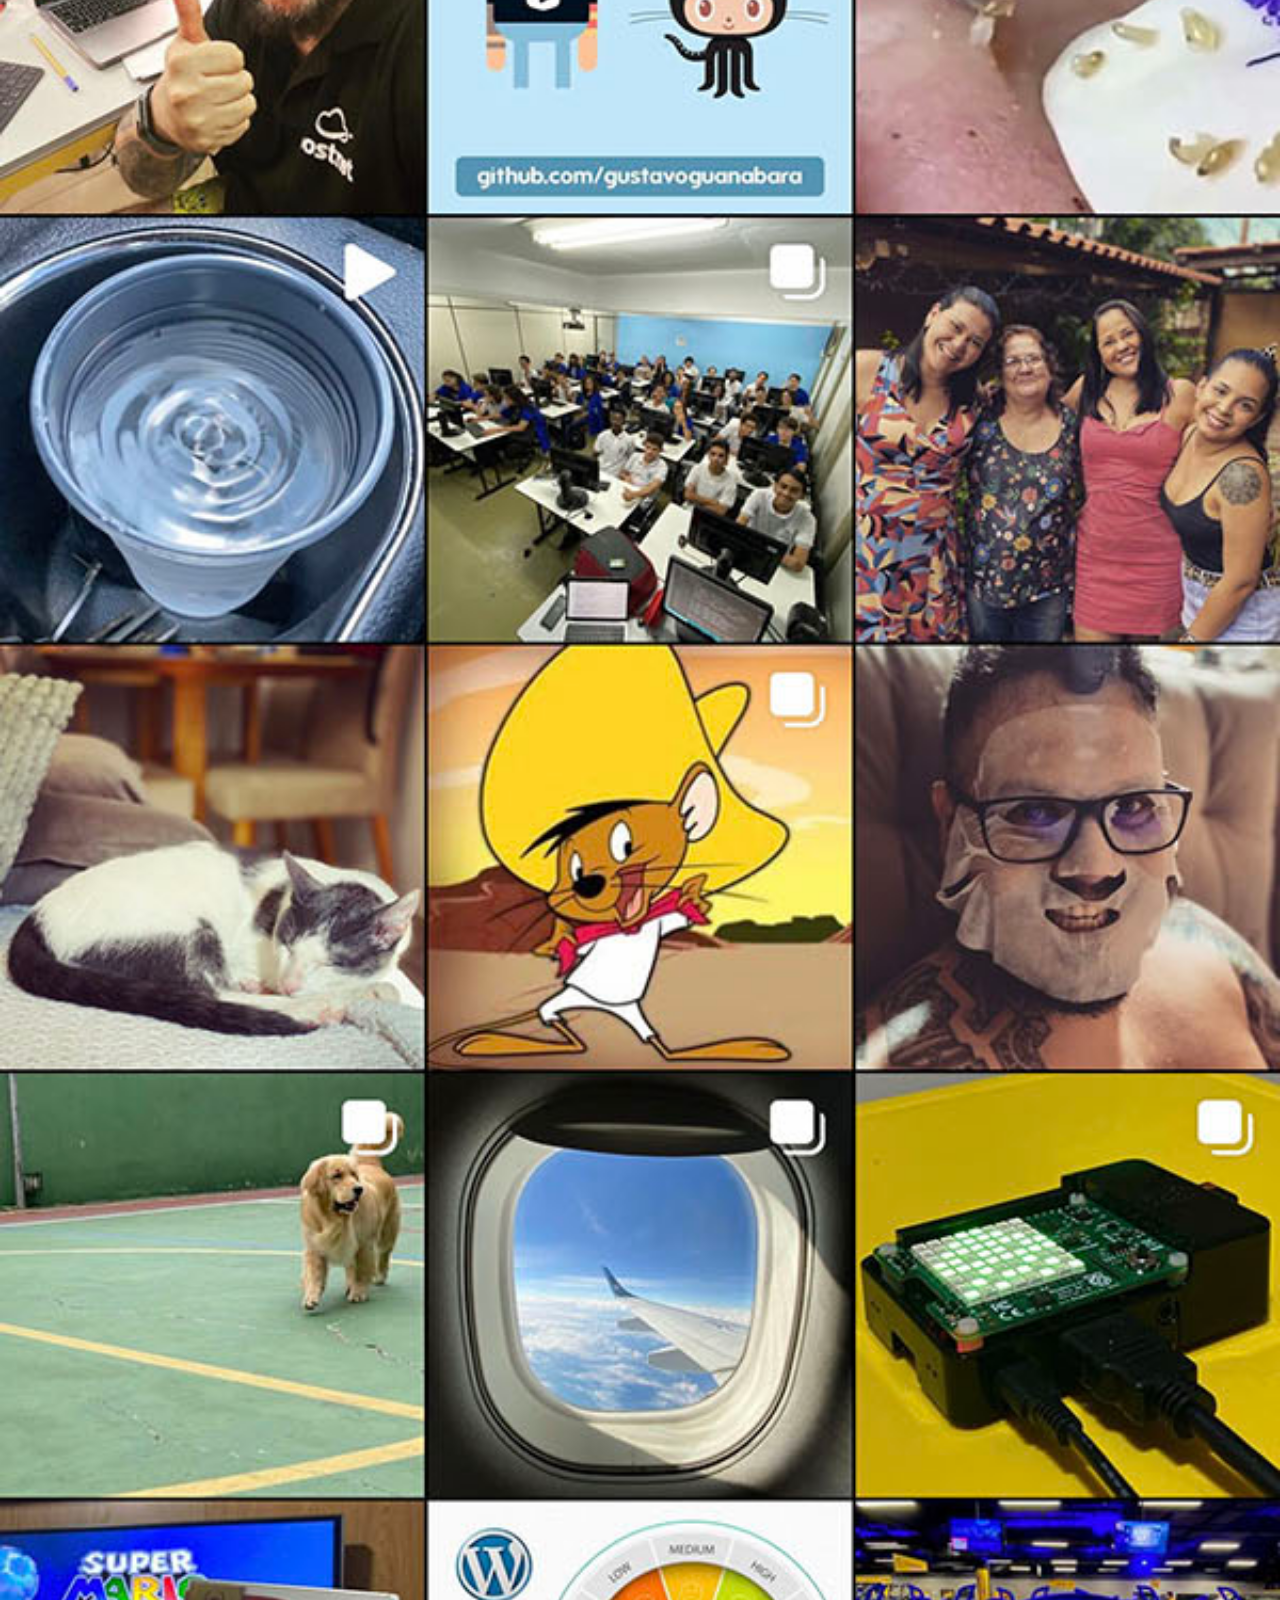
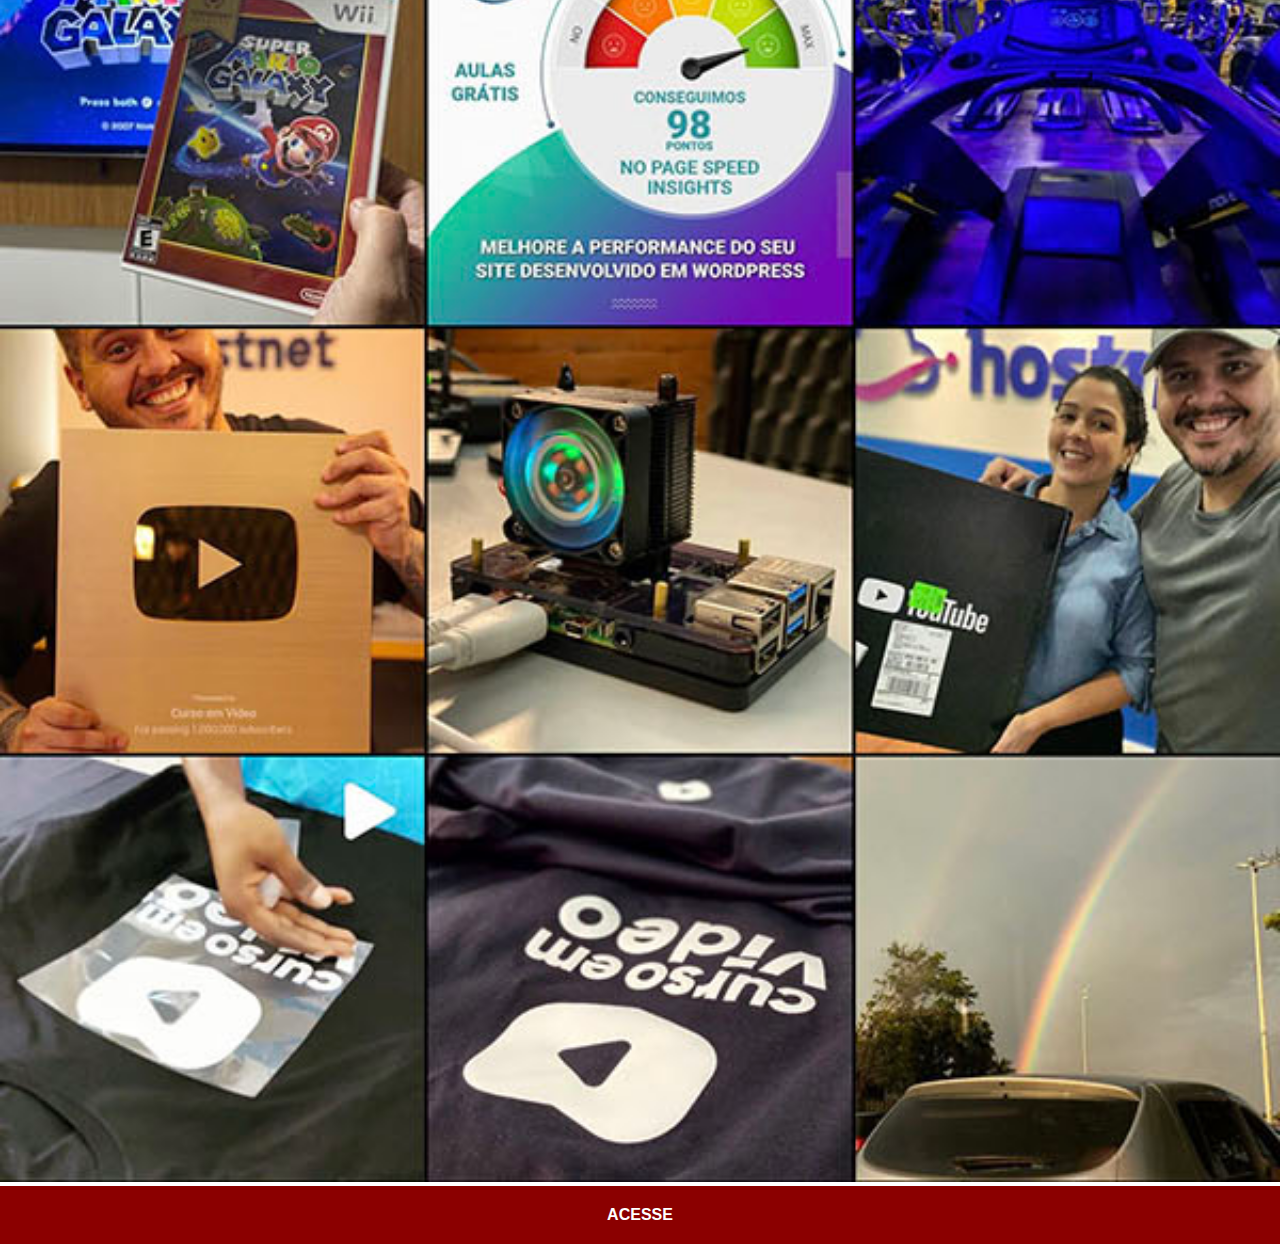
<file: instagram.html>
<!DOCTYPE html>
<html lang="pt-br">
<head>
    <meta charset="UTF-8">
    <meta name="viewport" content="width=device-width, initial-scale=1.0">
    <title>Instagram</title>
    <link rel="stylesheet" href="estilos/socials.css">
</head>
<body>
    <img src="imagens/tela-instagram.jpg" alt="facebook">
    <a href="https://www.instagram.com/_mikaelfreitas/" target="_blank">ACESSE</a>
</body>
</html>
</file>
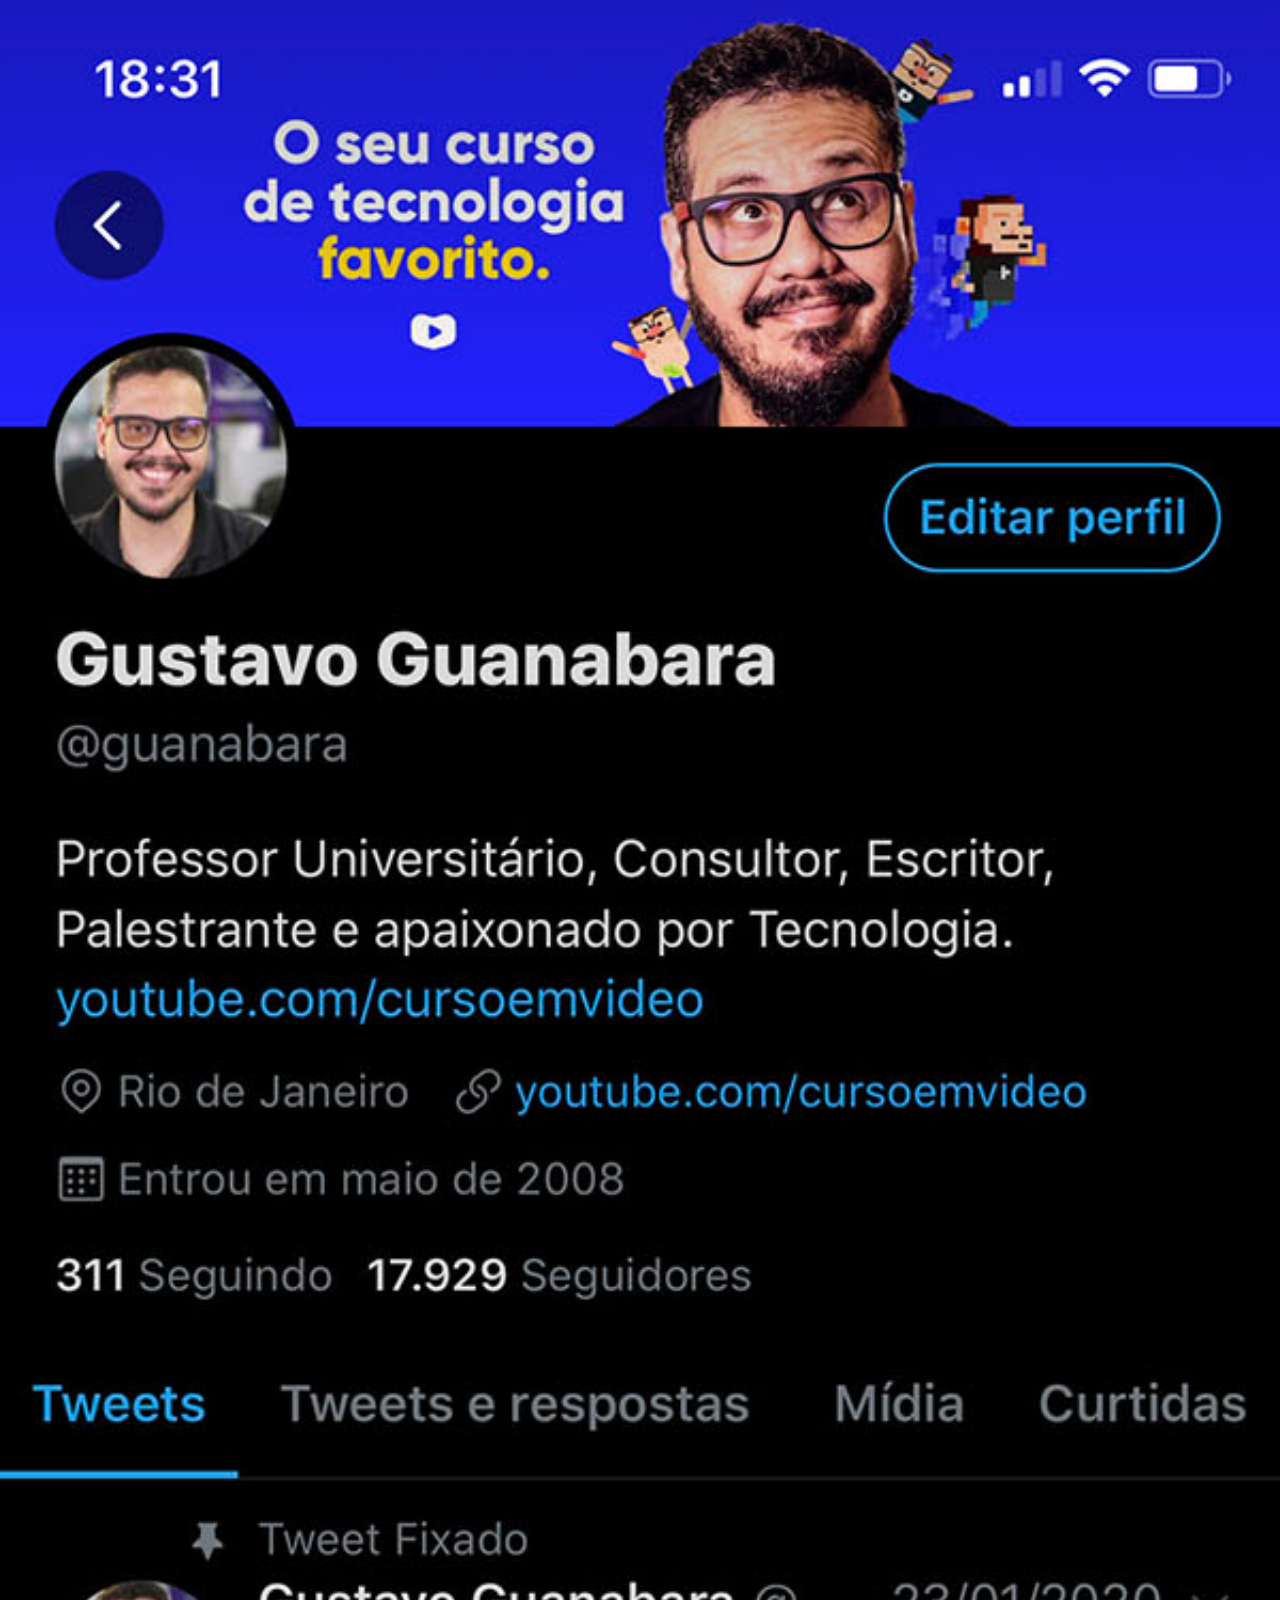
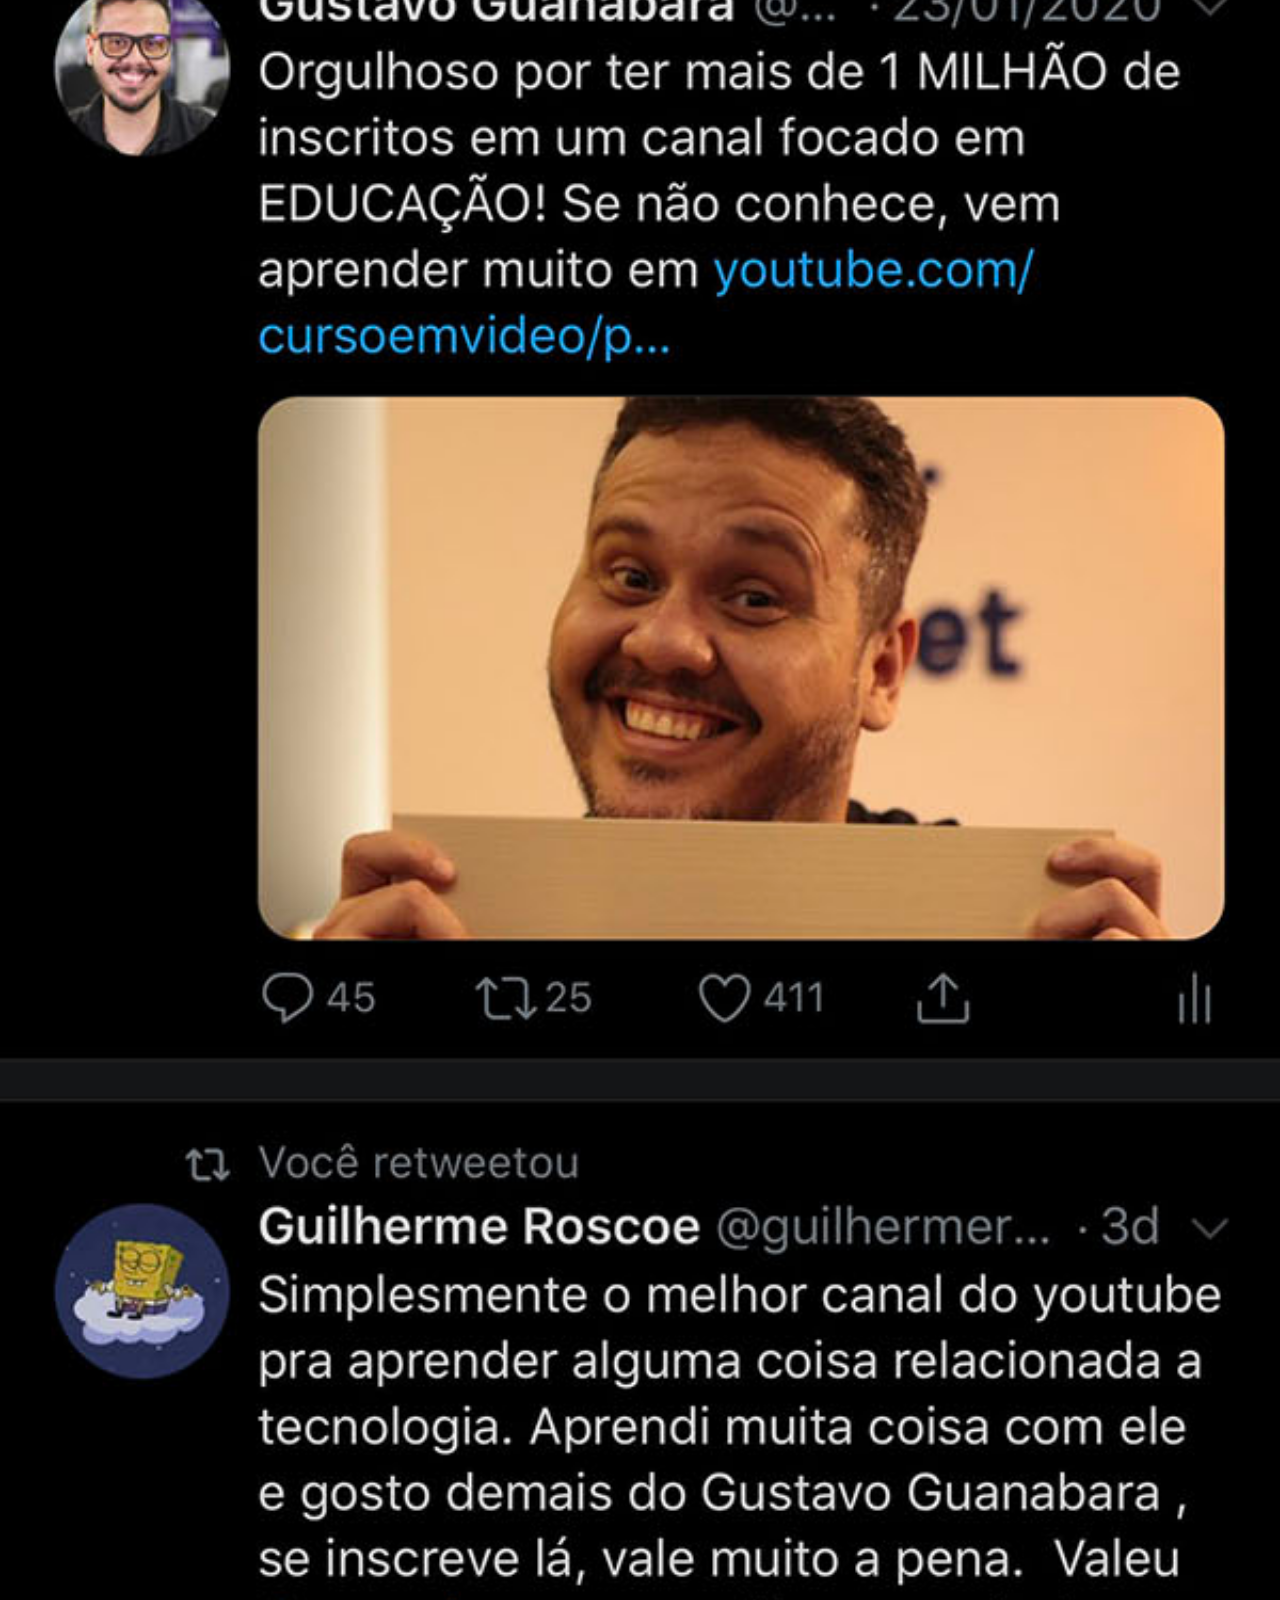
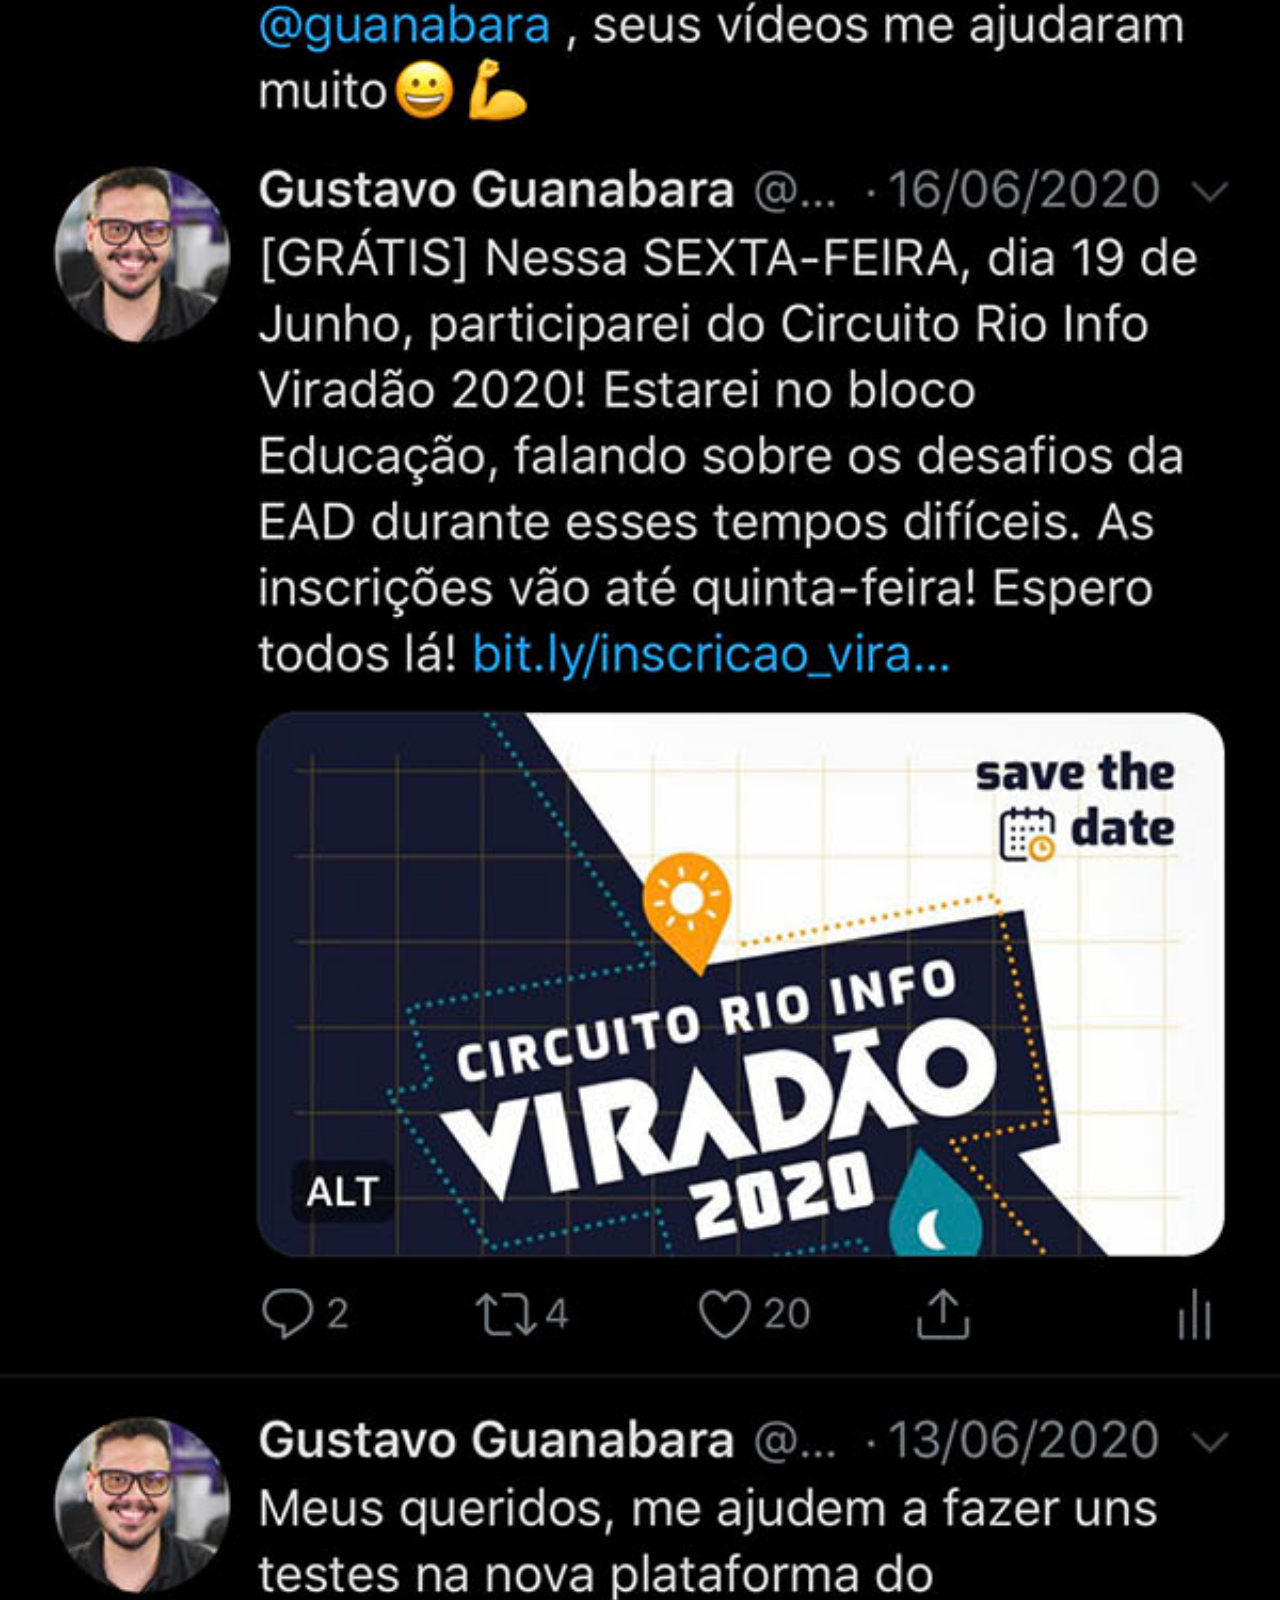
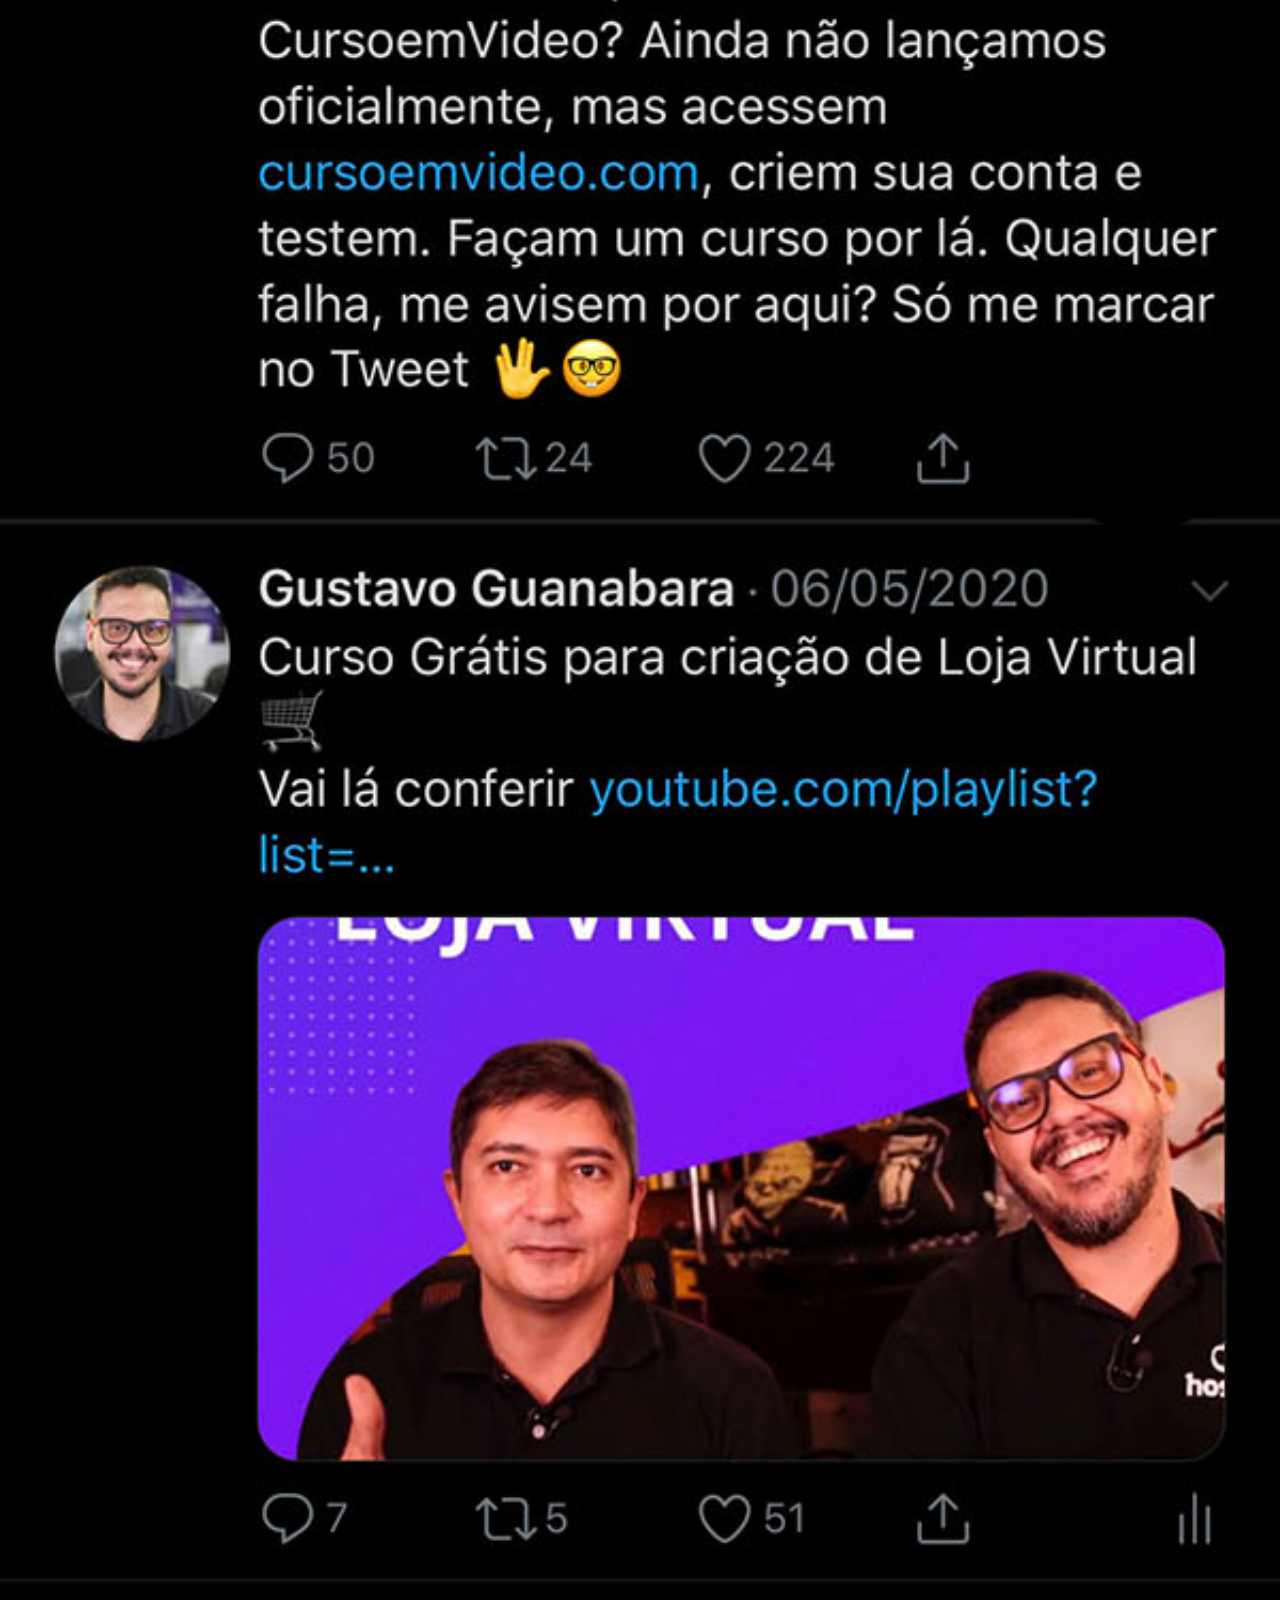
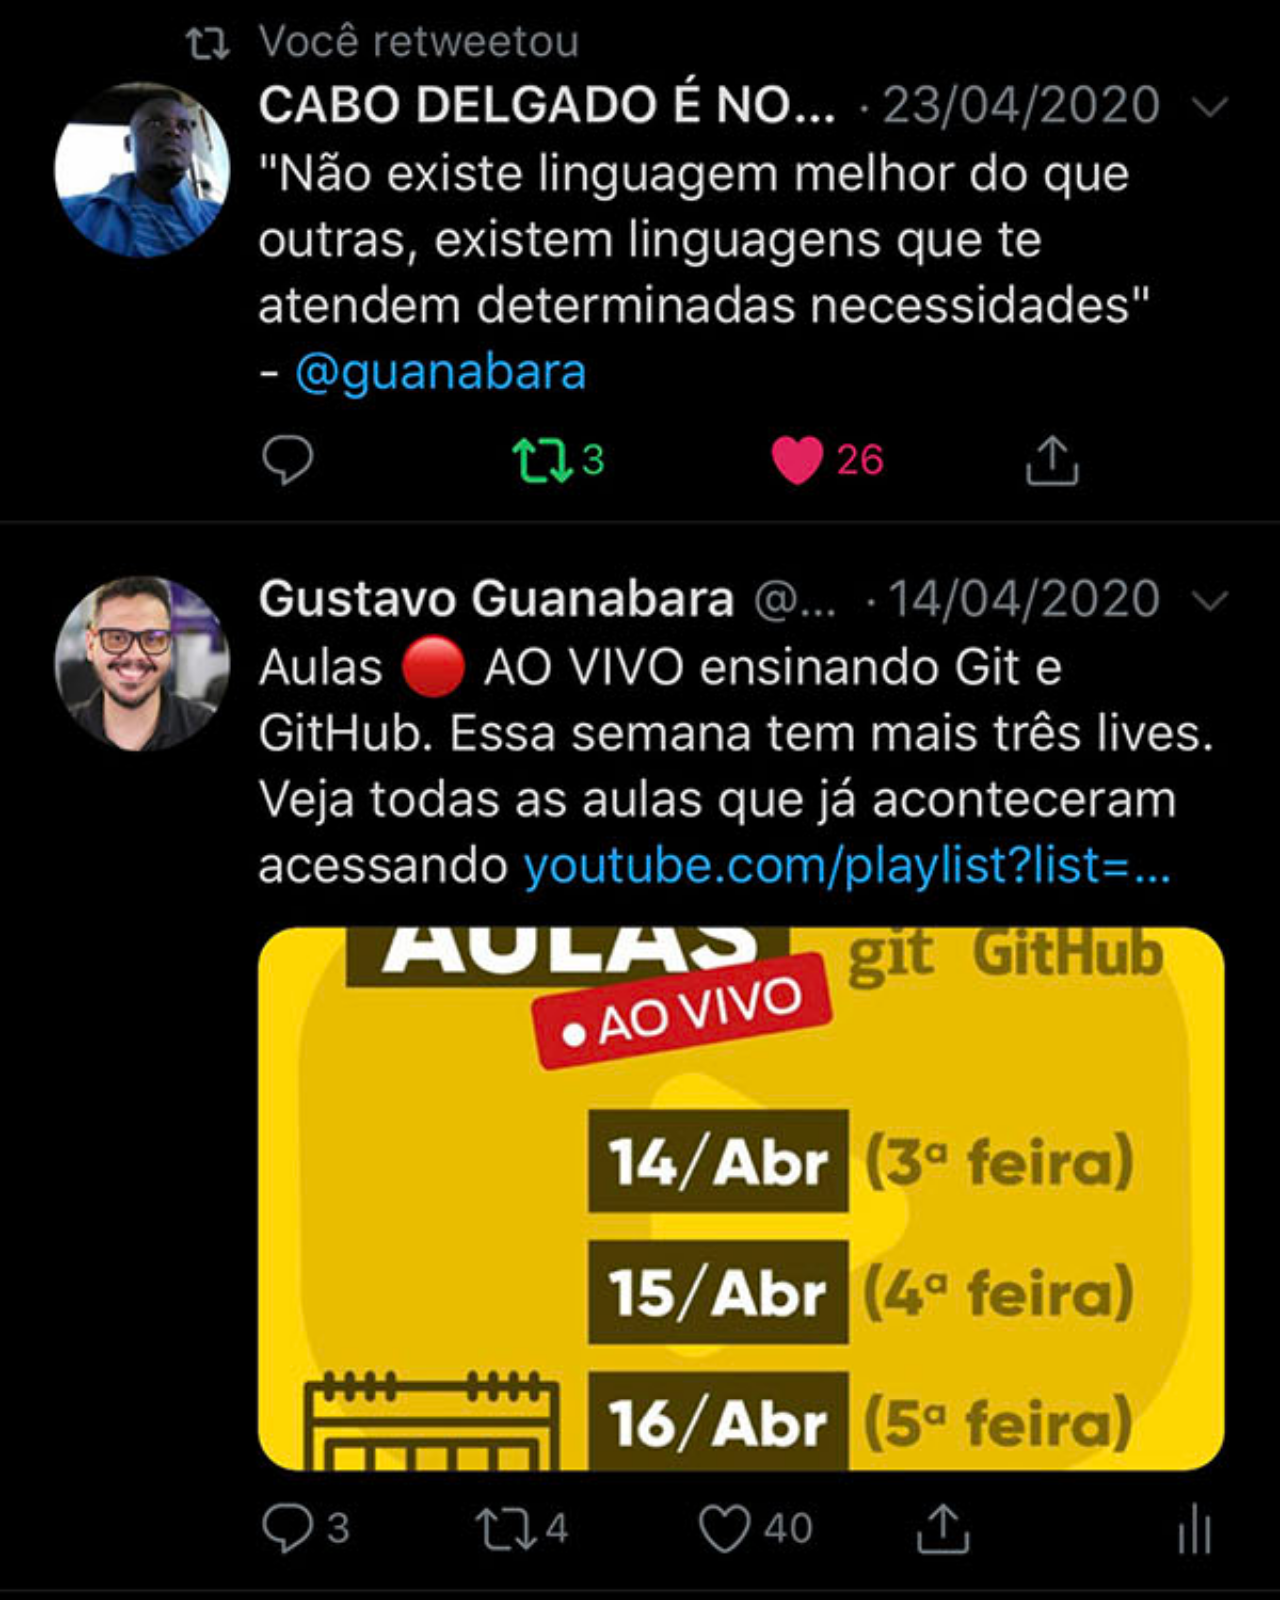
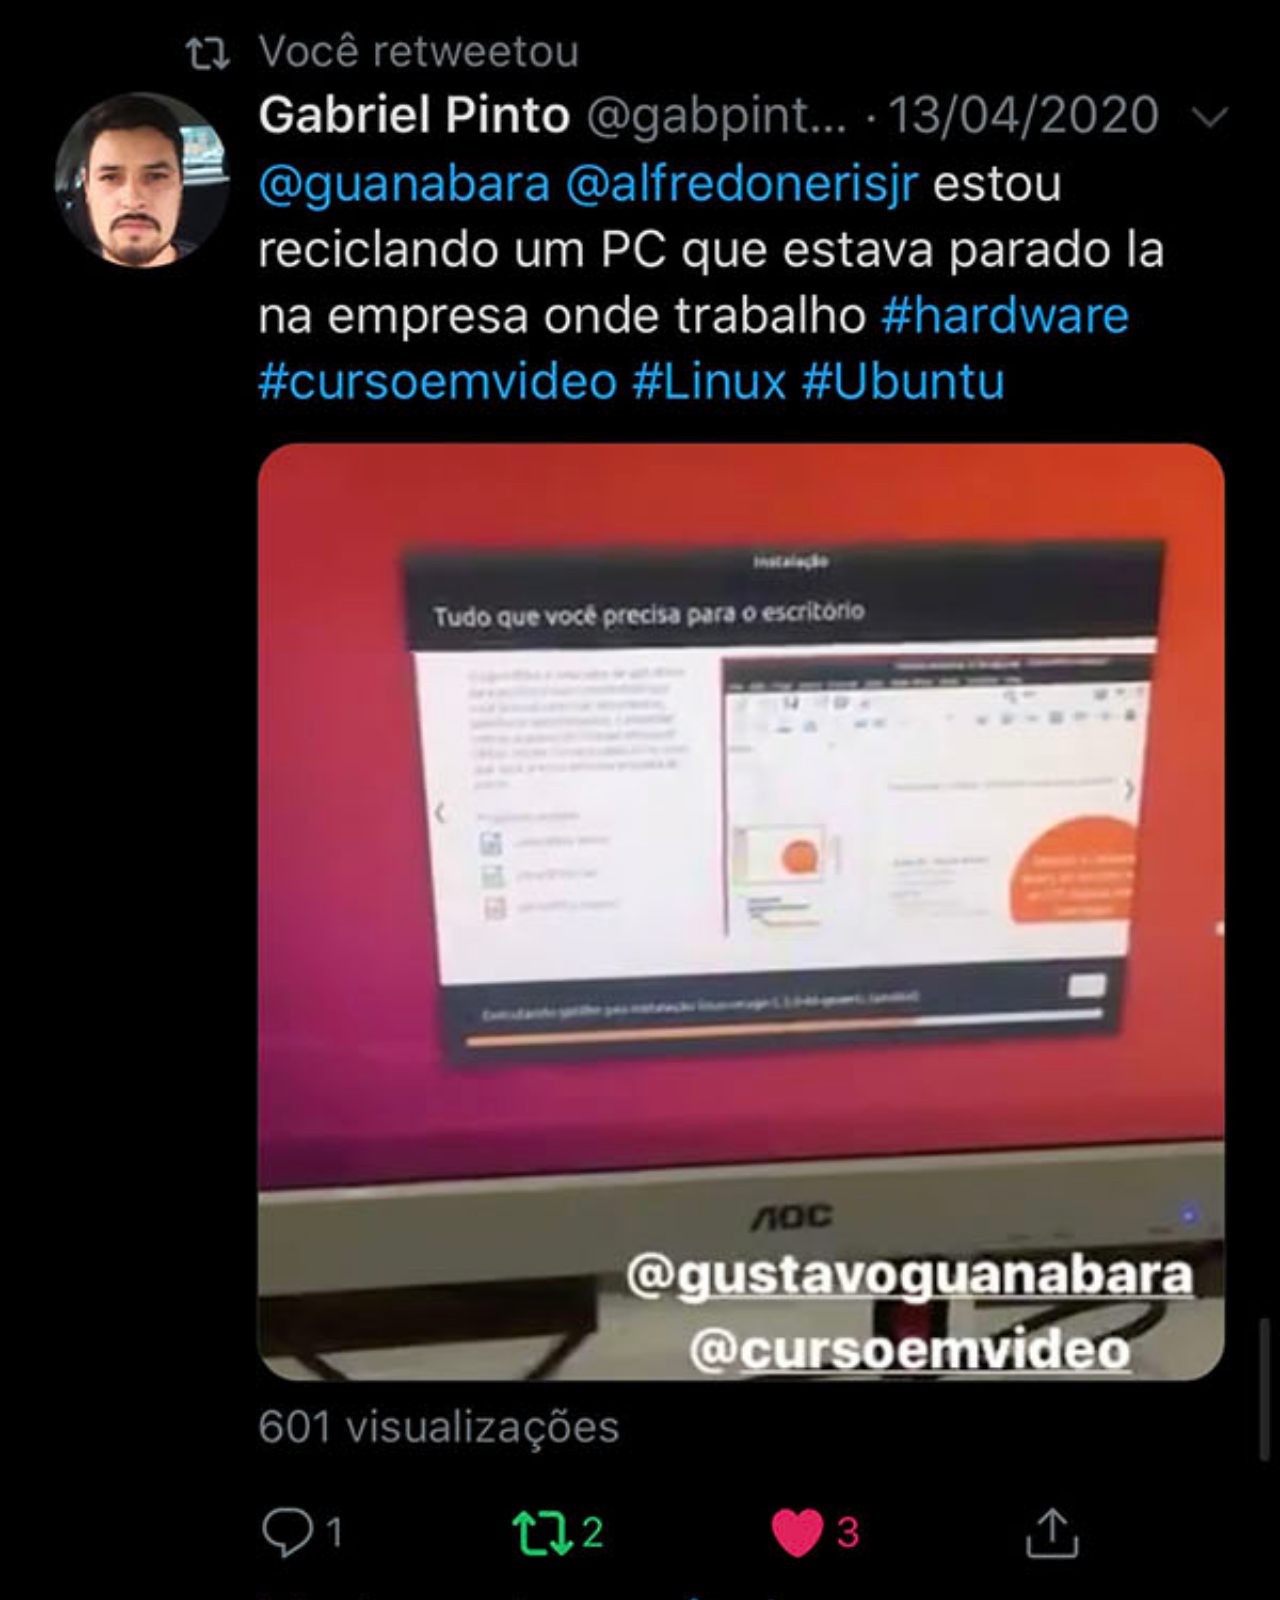
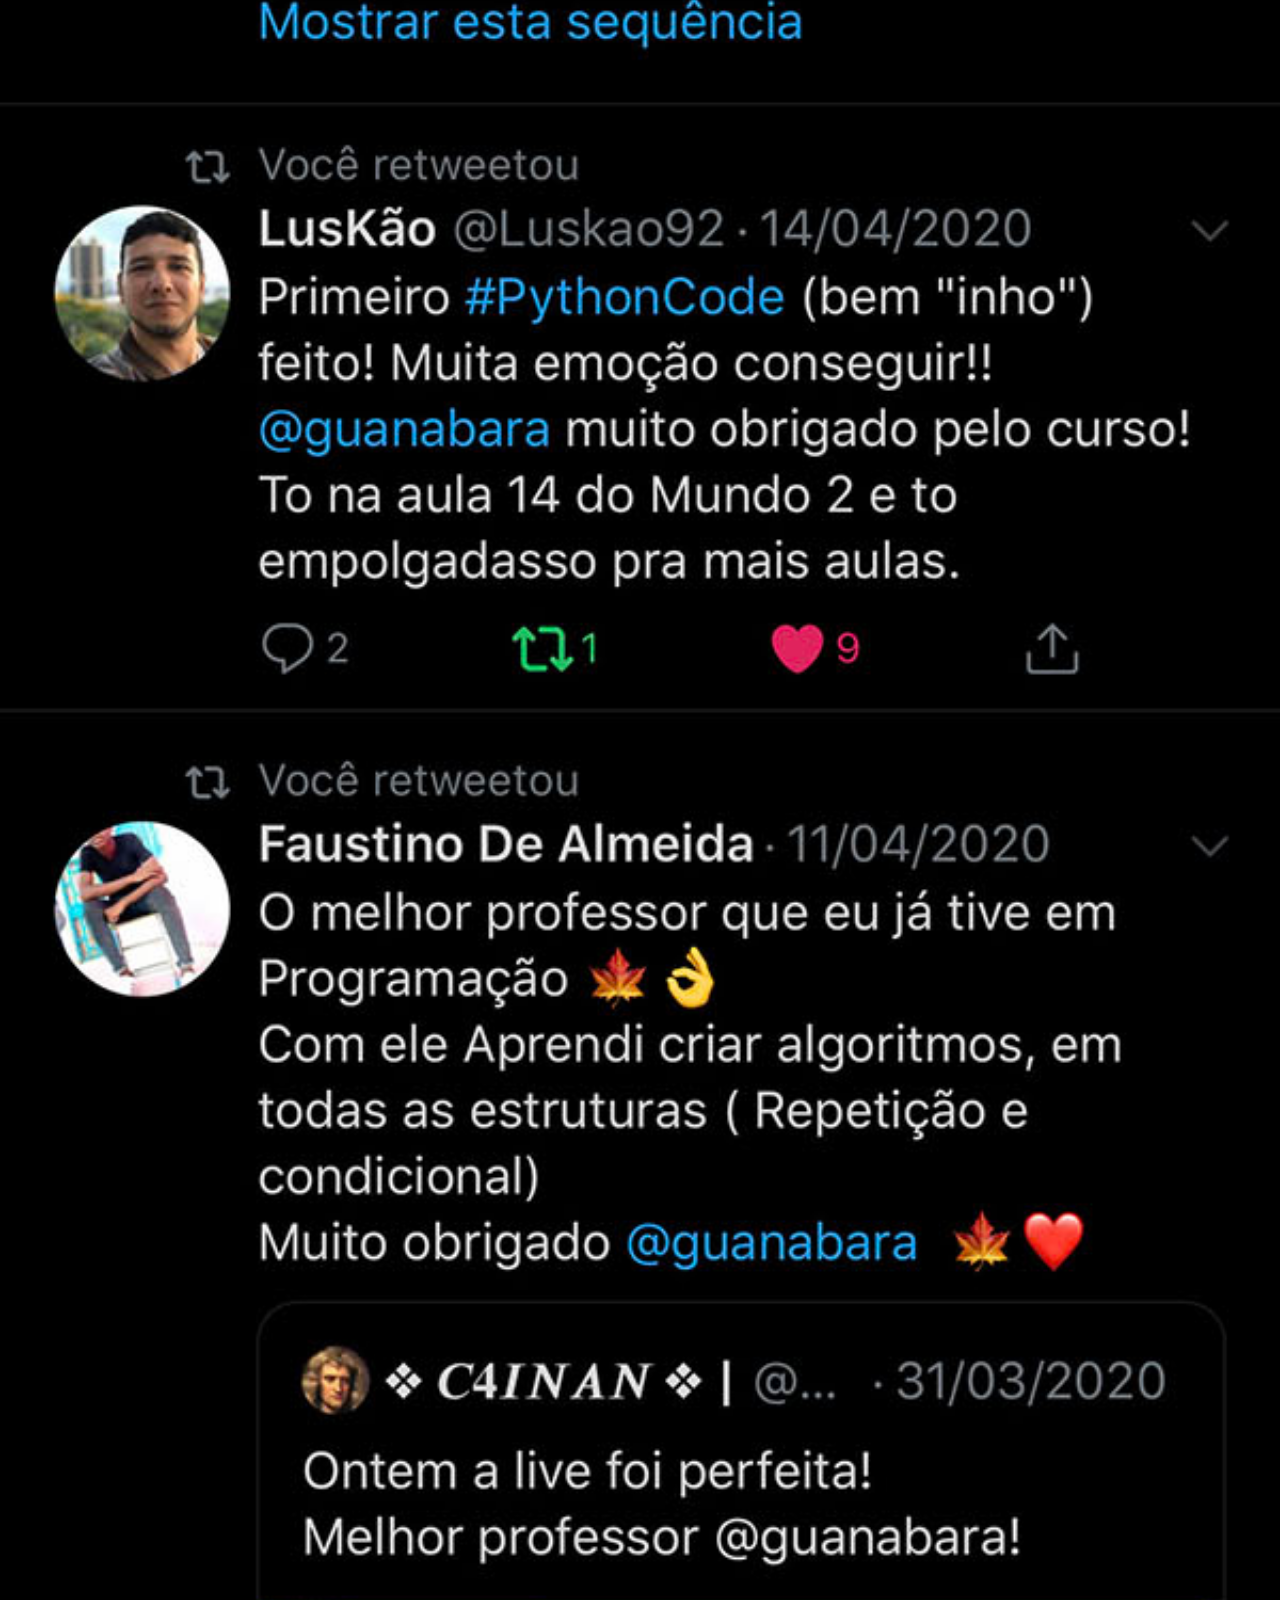
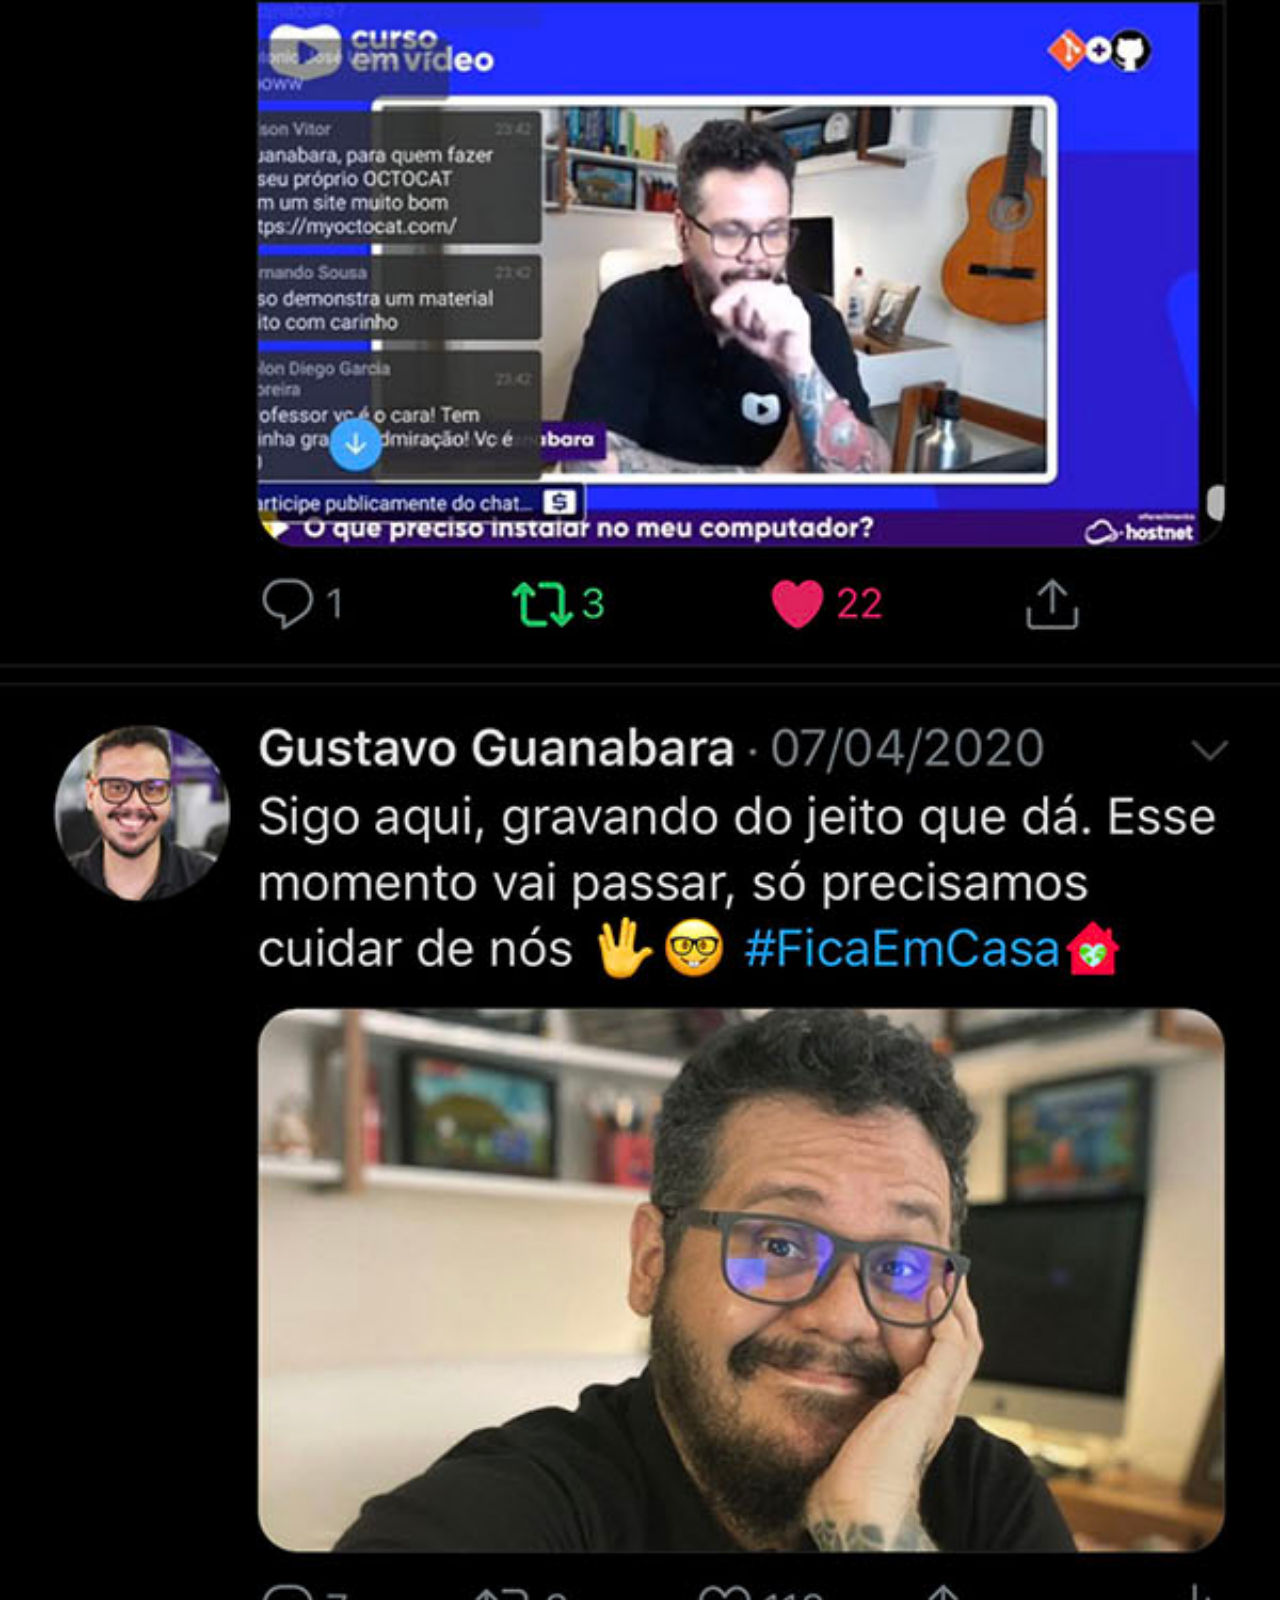
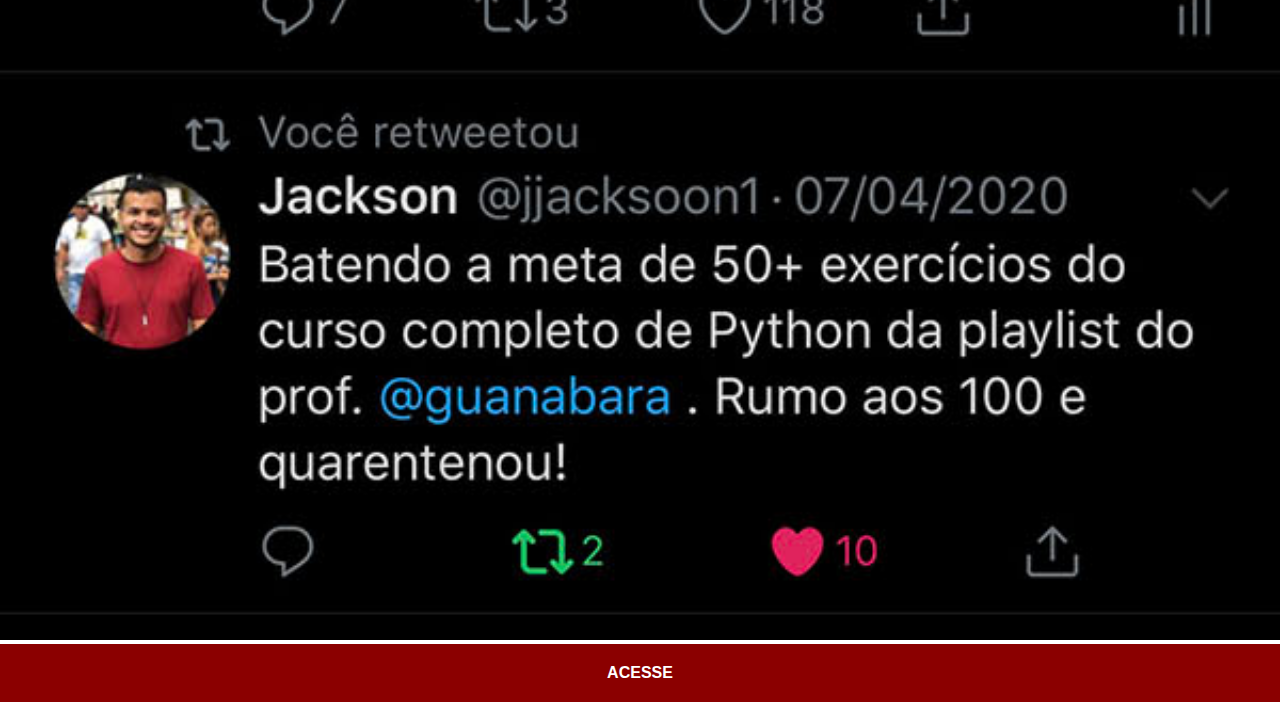
<file: twitter.html>
<!DOCTYPE html>
<html lang="pt-br">
<head>
    <meta charset="UTF-8">
    <meta name="viewport" content="width=device-width, initial-scale=1.0">
    <title>Twitter</title>
    <link rel="stylesheet" href="estilos/socials.css">
</head>
<body>
    <img src="imagens/tela-twitter.jpg" alt="facebook">
    <a href="https://x.com/?lang=pt-br" target="_blank">ACESSE</a>
</body>
</html>
</file>
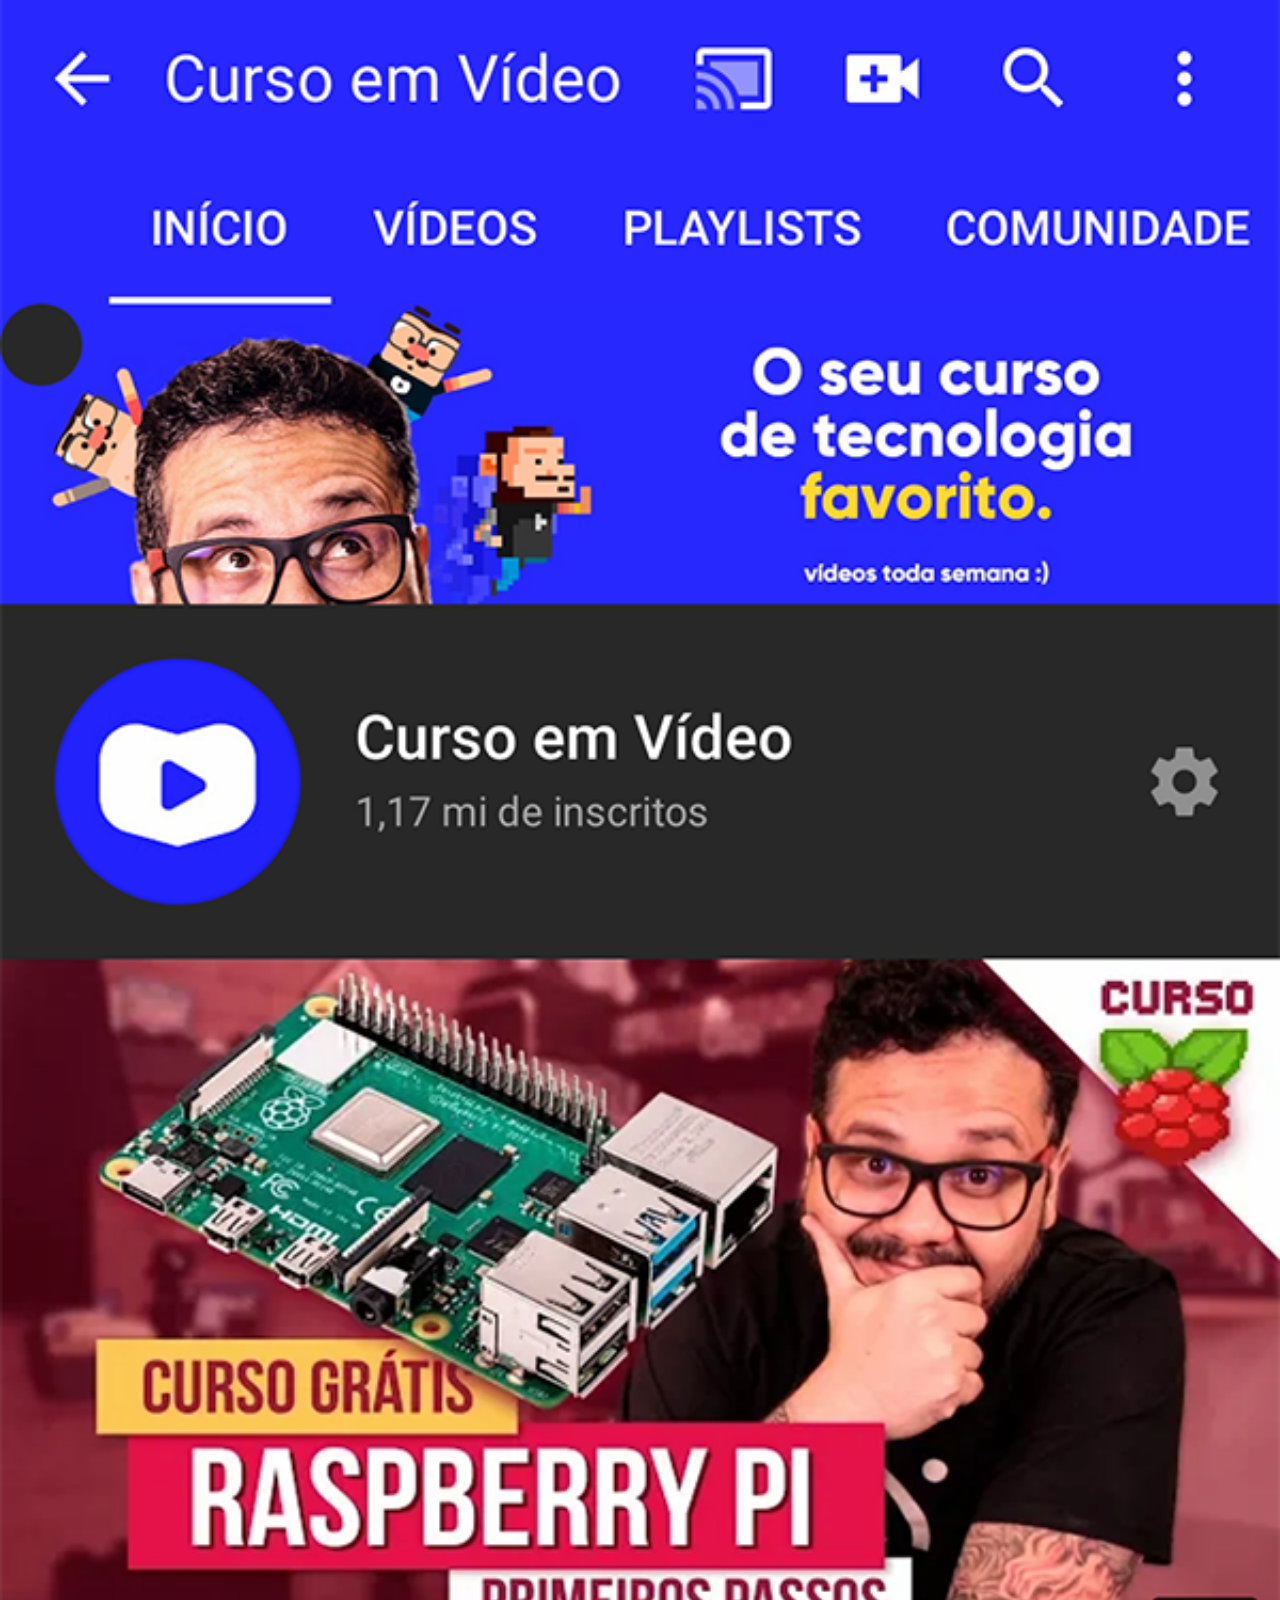
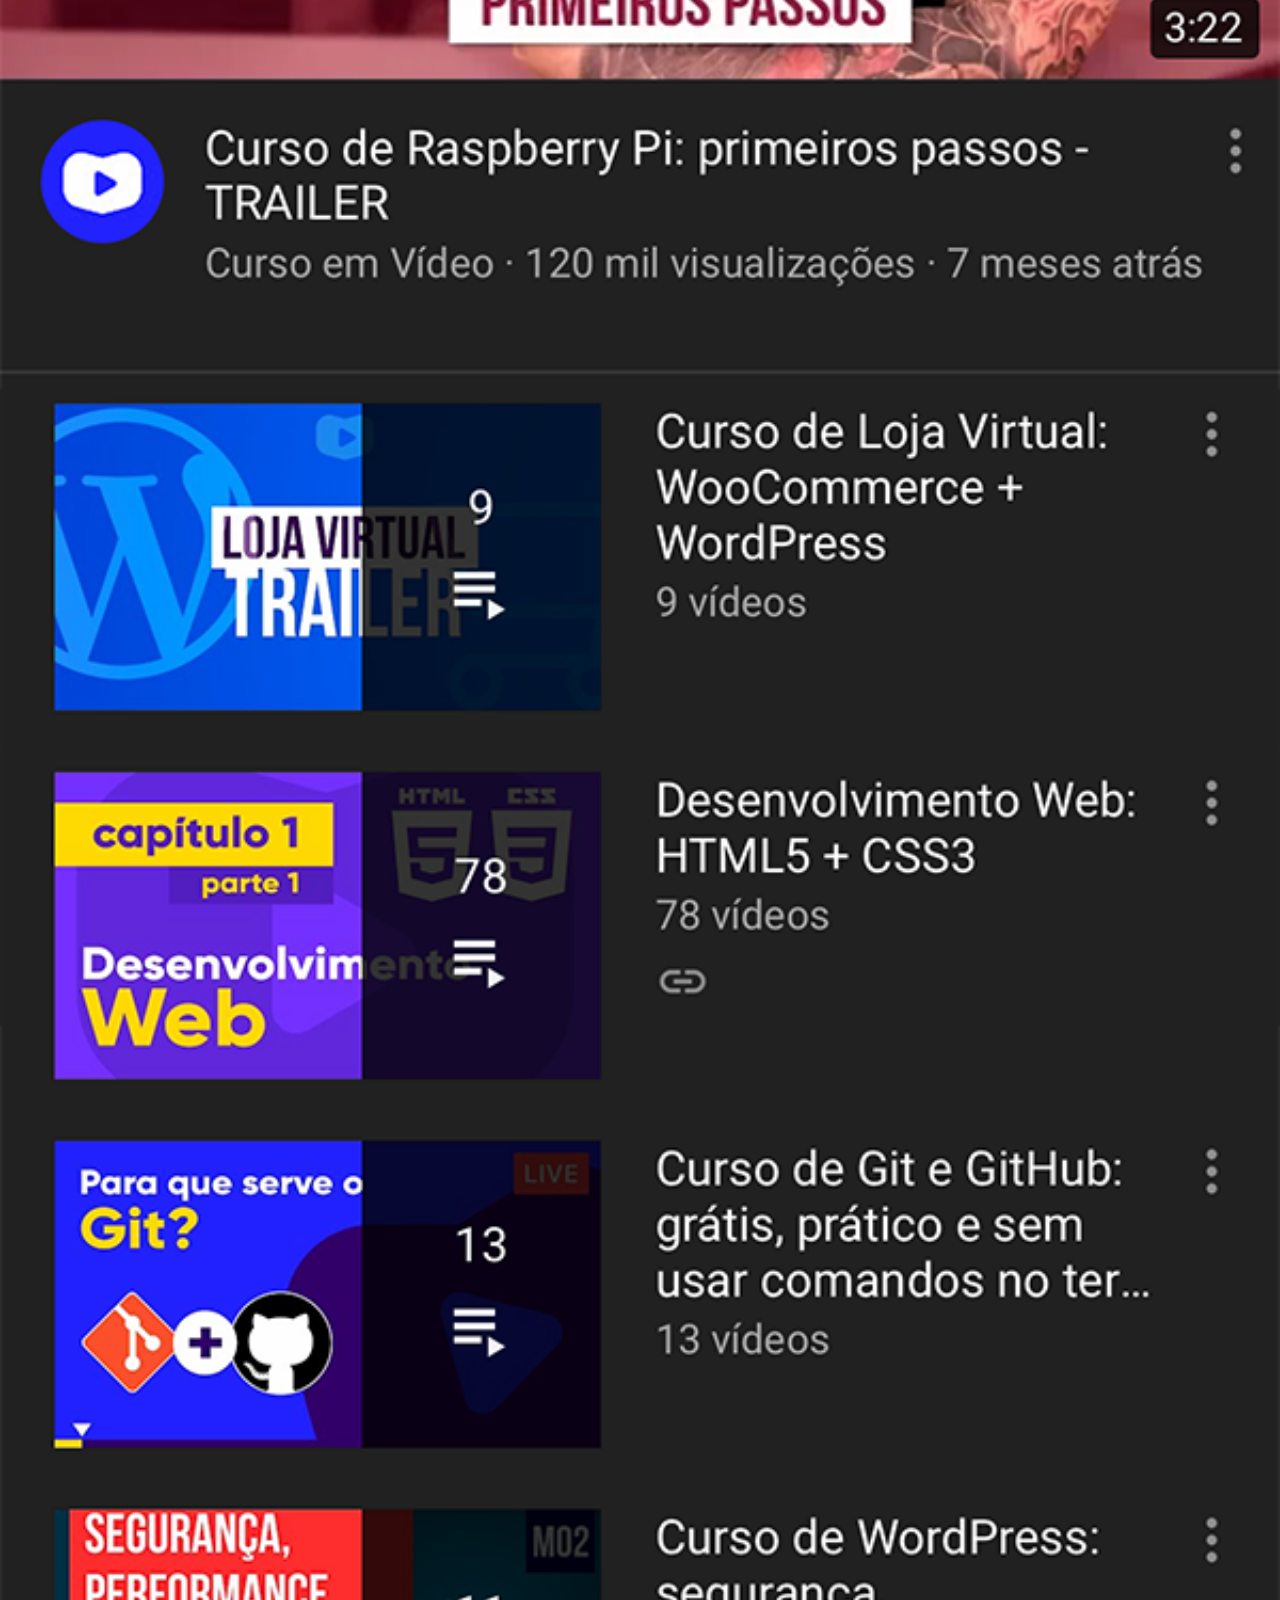
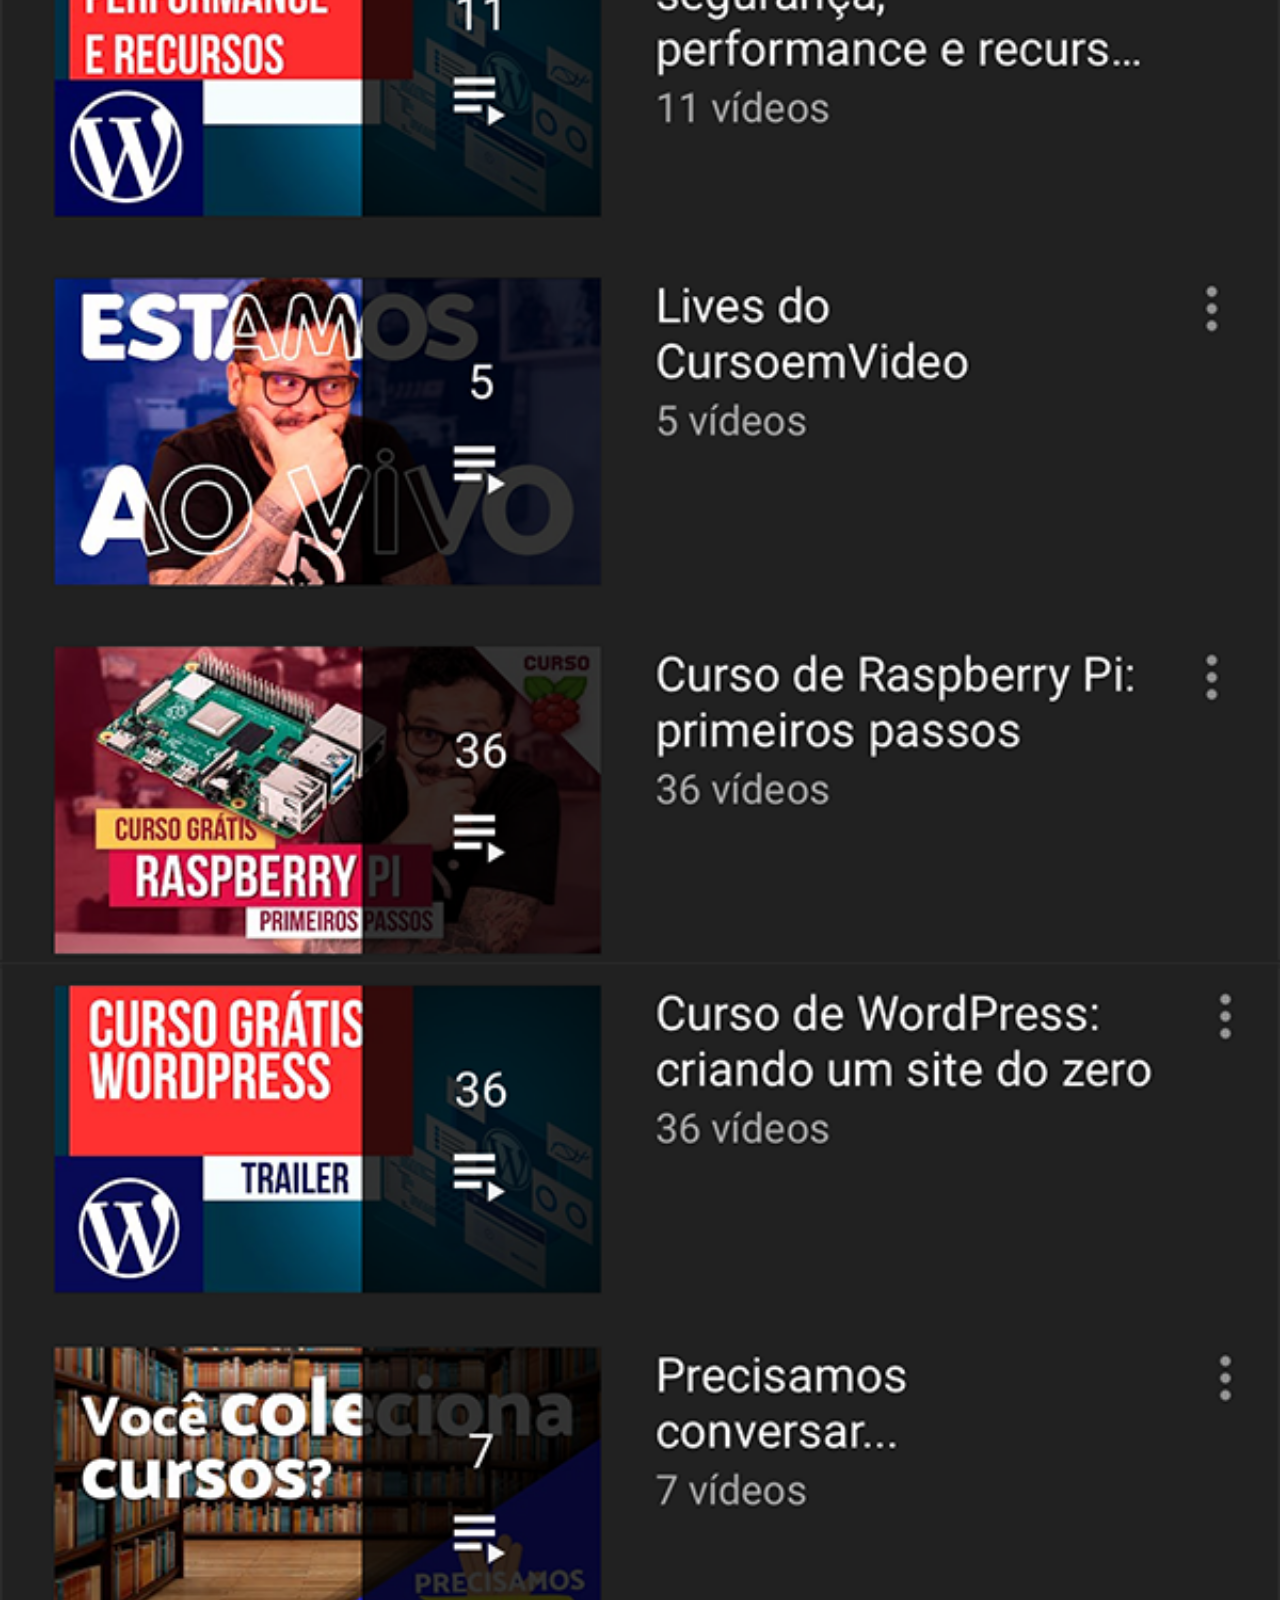
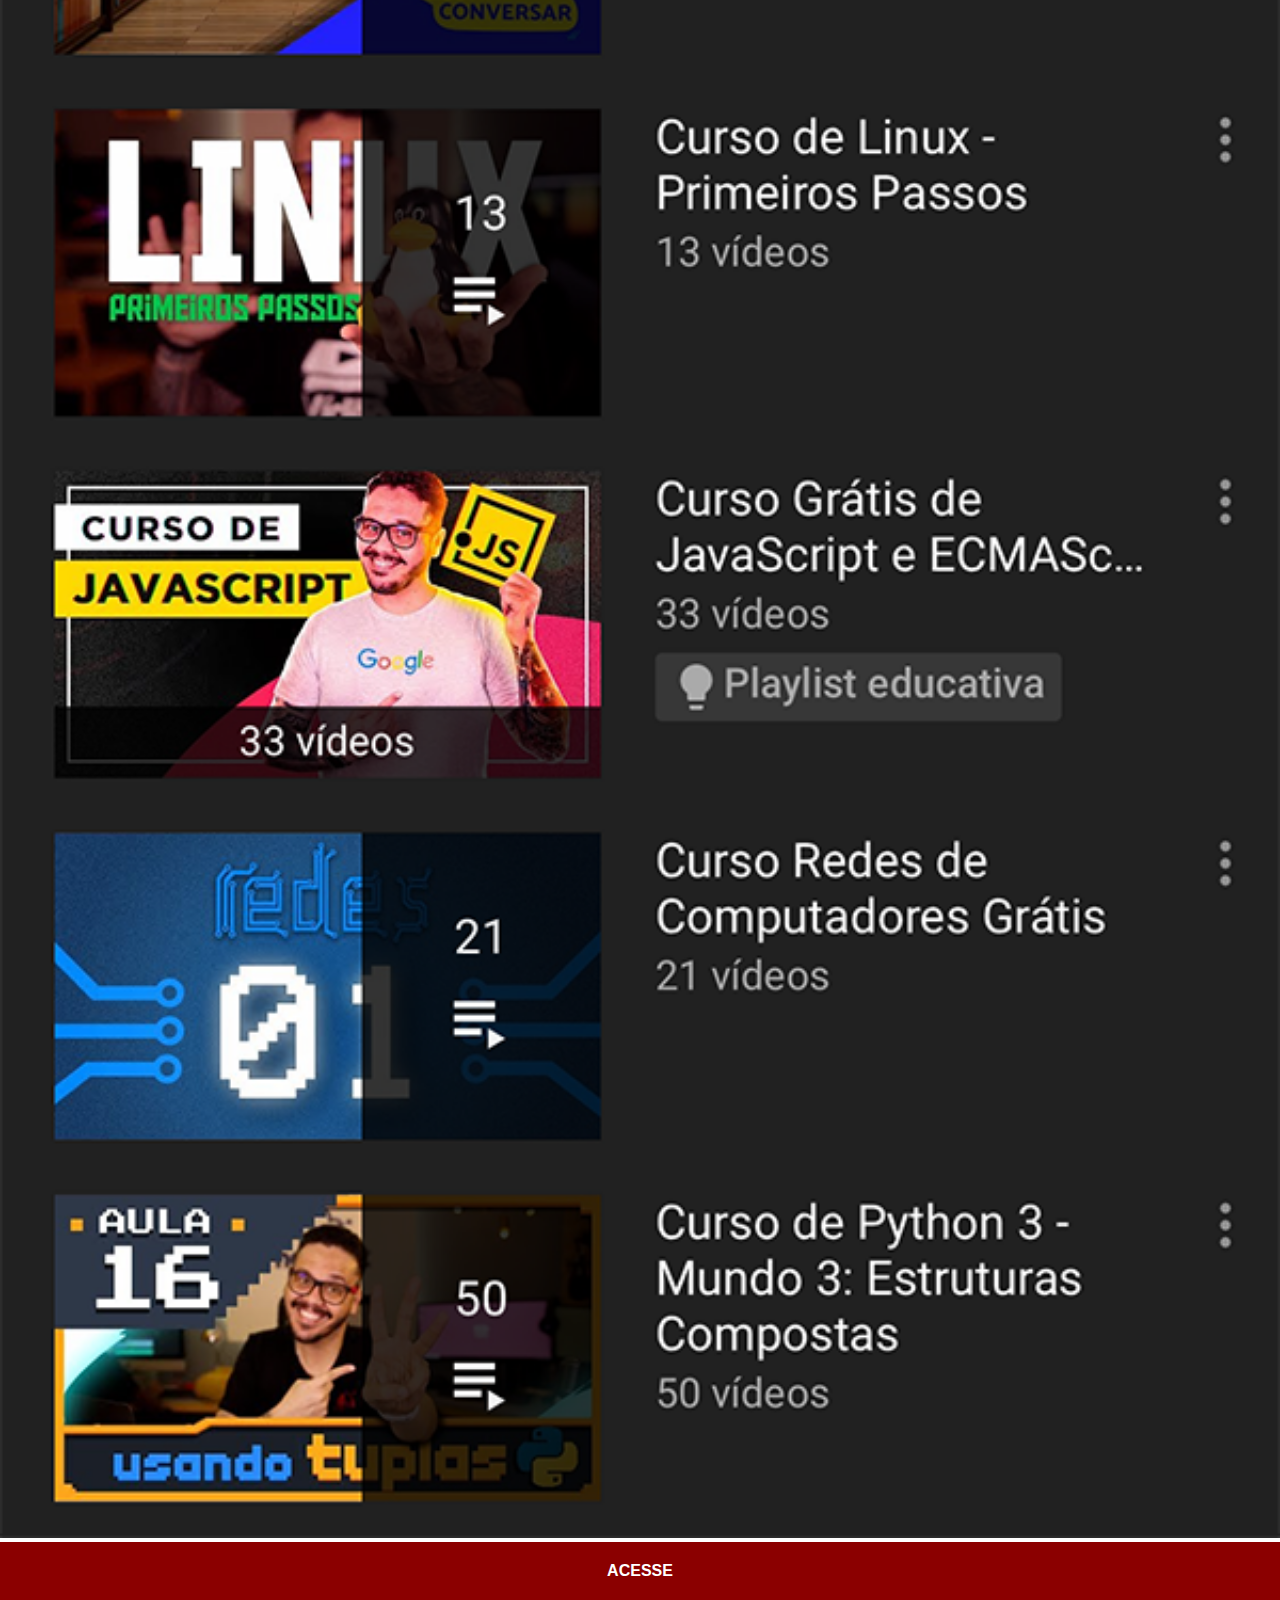
<file: youtube.html>
<!DOCTYPE html>
<html lang="pt-br">
<head>
    <meta charset="UTF-8">
    <meta name="viewport" content="width=device-width, initial-scale=1.0">
    <title>Youtube</title>
    <link rel="stylesheet" href="estilos/socials.css">
</head>
<body>
    <img src="imagens/tela-youtube.png" alt="youtube">
    <a href="https://www.youtube.com/c/CursoemV%C3%ADdeo" target="_blank">ACESSE</a>
</body>
</html>
</file>
<file: estilos/style.css>
@charset "UTF-8";

* {
    margin: 0px;
    padding: 0px;
    font-family: Arial, Helvetica, sans-serif;
}

html, body {
    height: 100vh;
    width: 100vw;
    background-color: black;
}

body{
    background: url('../imagens/fundo-madeira.jpg') no-repeat top center ;
    background-size: cover;
    background-attachment: fixed;
}

main {
    position: relative;
    height: 100vh;
}

section#telefone {
    position: absolute;
    top: 50%;
    left: 50%;
    transform: translate(-50%, -50%);


    height: 627px;
    width: 311px;
    background: url('../imagens/frame-iphone.png') no-repeat;
}

iframe#tela{
    position: relative;
    top: 80px;
    left: 22px;
    width: 267px;
    height: 471px;
}

section#redes-sociais {
   text-align: right;
}

section#redes-sociais img:hover {
    border: 2px solid rgba(255, 255, 255, 0.608);
    transform:translate(-3px, -3px);
    transition: transform 0.5s;

}

section#redes-sociais img {
    width: 50px;
    margin: 10px;
    border-radius: 50%;
    box-shadow: 2px 2px 5px rgba(0, 0, 0, 0.486);
    box-sizing: border-box;
}
</file>
<file: estilos/socials.css>
@charset "UTF-8";

*{
    margin: 0px;
    padding: 0px;
    font-family: Arial, Helvetica, sans-serif;
}

::-webkit-scrollbar {
    width: 0px;
    height: 0px;
}

img {
    width: 100vw;
}

a{
    display: block;
    background-color: darkred;
    padding: 20px;
    text-align: center;
    text-decoration: none;
    font-weight: bolder;
    color: white;
}

body a:hover{
    background-color: red;
}
</file>
